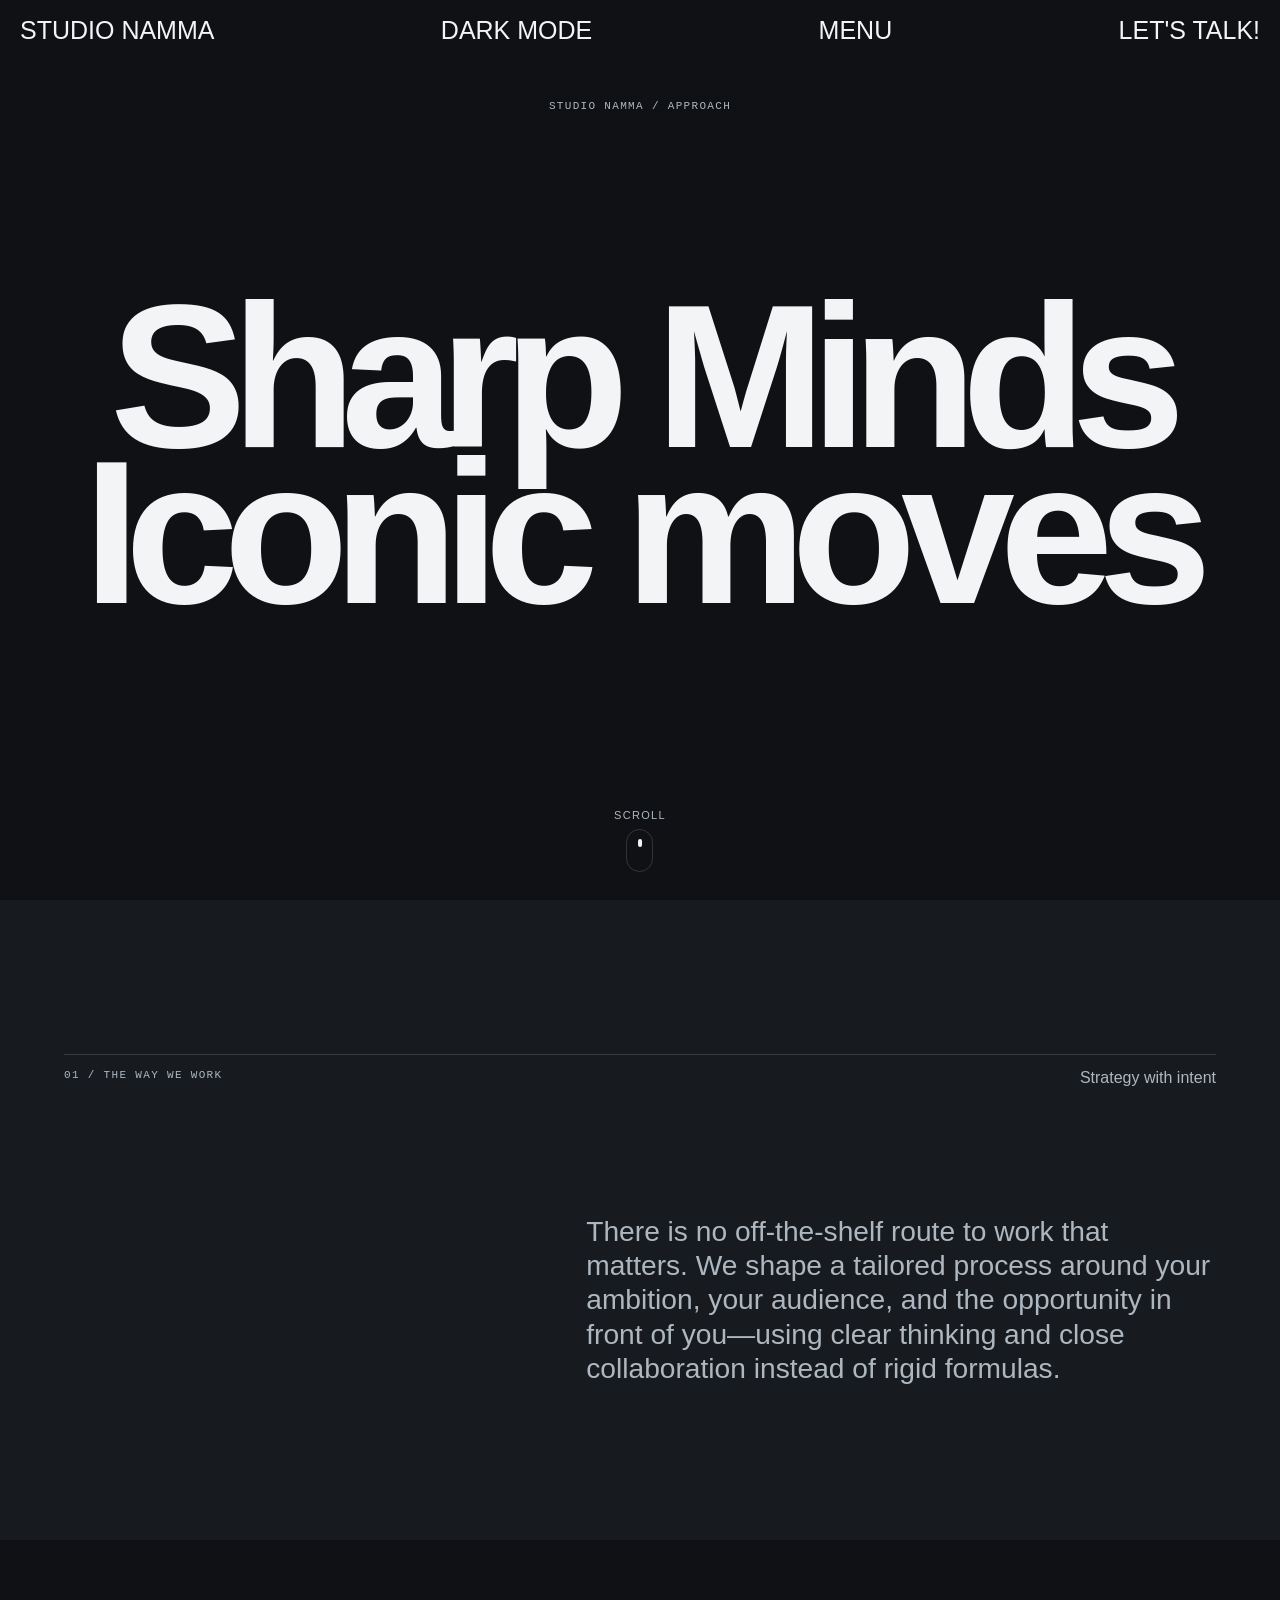
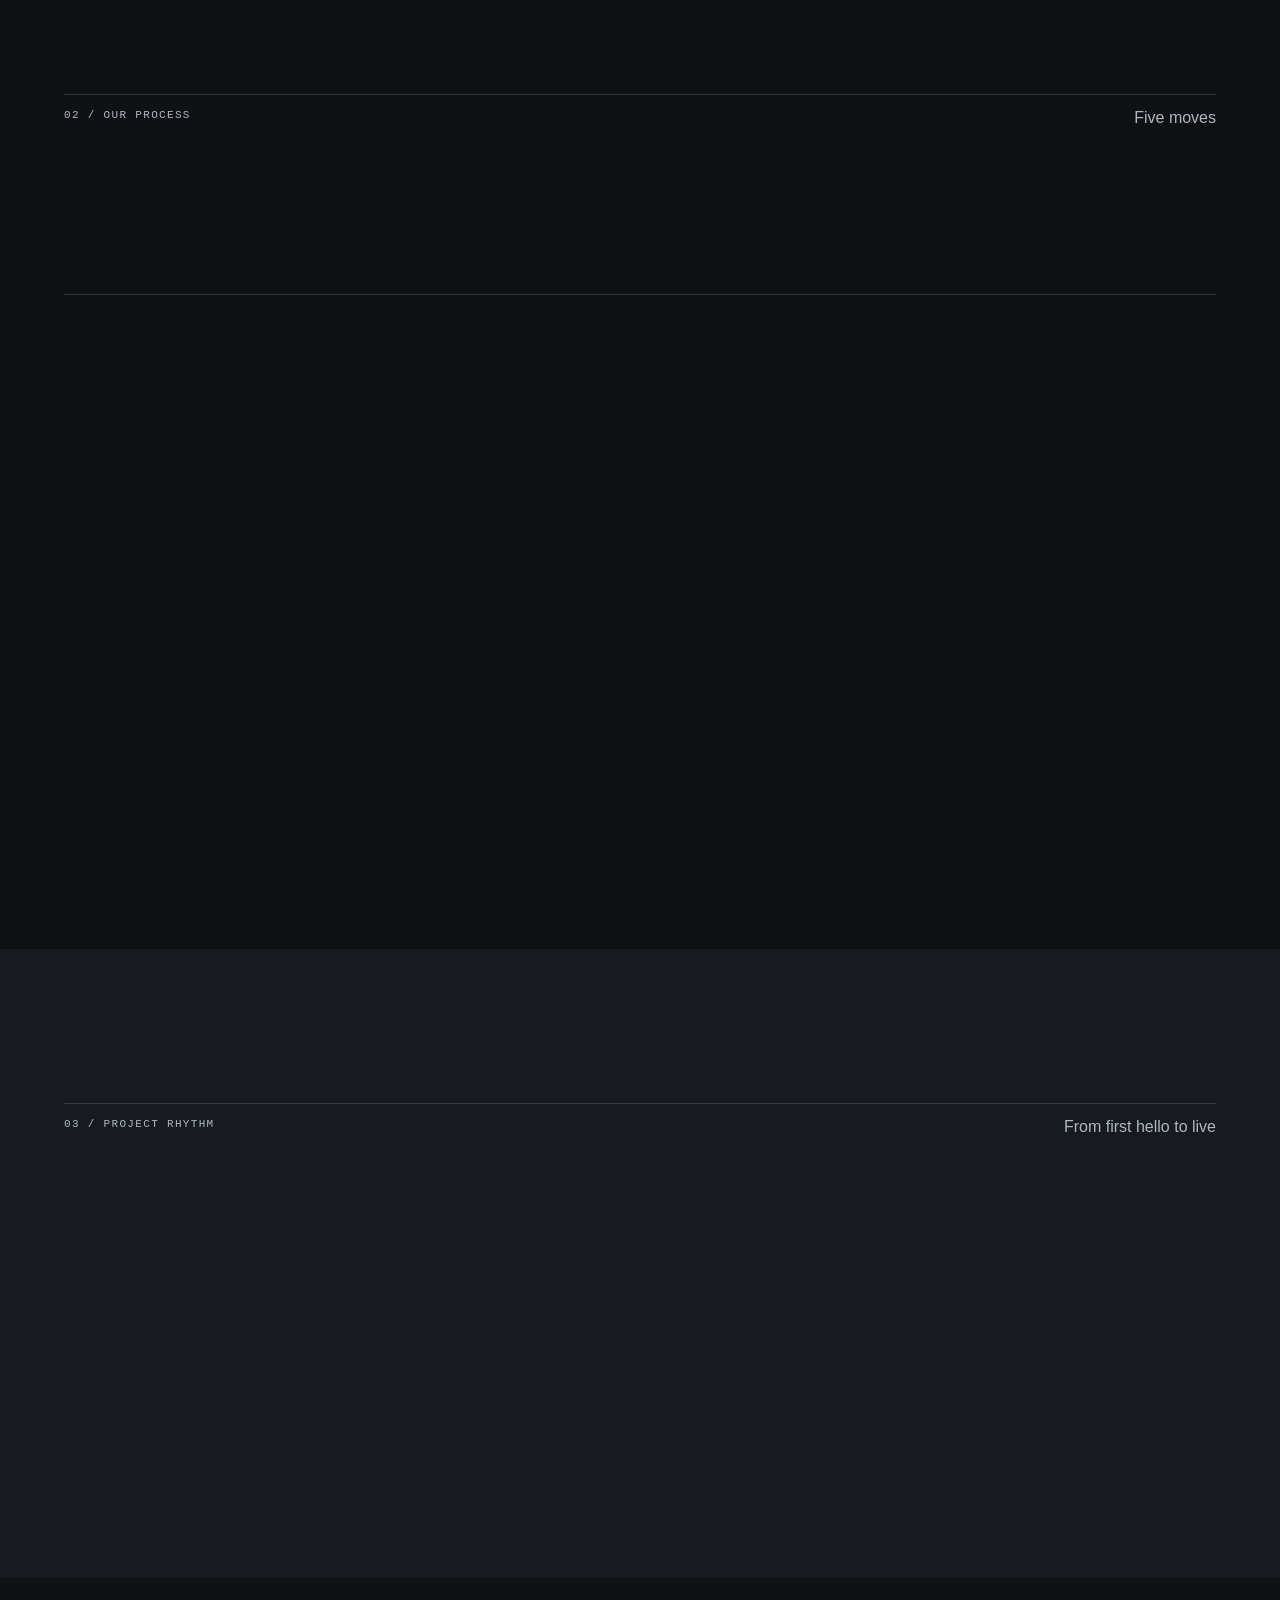
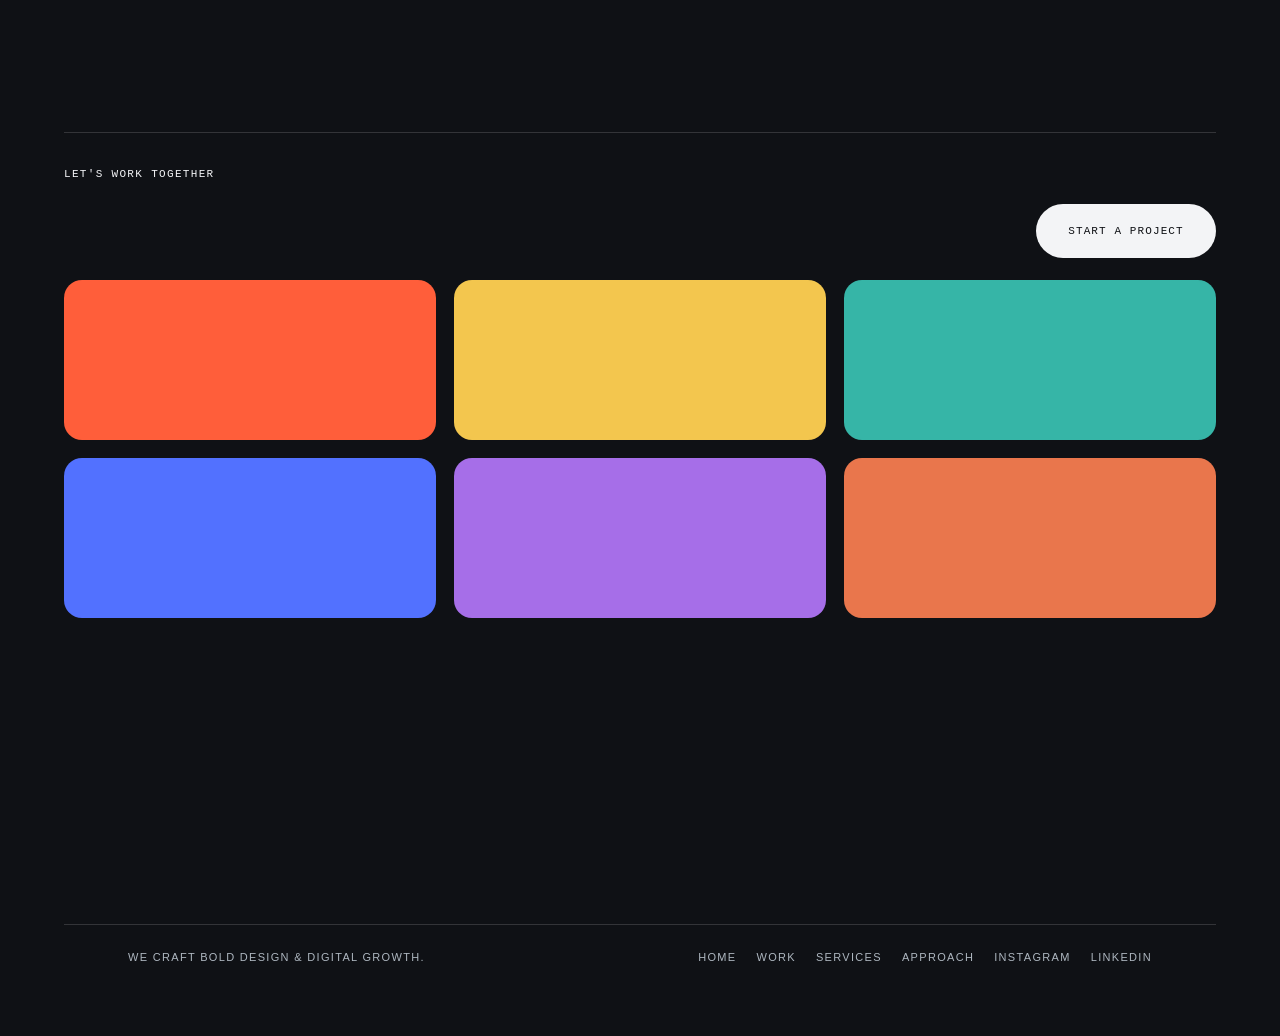
<file: approach.html>
<!doctype html>
<html lang="en">
  <head>
    <meta charset="UTF-8" />
    <meta name="viewport" content="width=device-width, initial-scale=1.0" />
    <title>Approach | Studio Namma</title>
    <link rel="stylesheet" href="./nav.css" />
    <style>
      :root {
        --page-bg: #0f1115;
        --page-bg-soft: #171b20;
        --panel: #181d22;
        --ink: #f3f4f6;
        --muted: #aeb7c0;
        --line: rgba(255, 255, 255, 0.15);
        --navbar-text: #f3f4f6;
        --footer-color-1: #ff5e3a;
        --footer-color-2: #f3c64e;
        --footer-color-3: #36b5a7;
        --footer-color-4: #5271ff;
        --footer-color-5: #a66ee8;
        --footer-color-6: #e9764c;
      }

      * {
        box-sizing: border-box;
      }
      html {
        scroll-behavior: smooth;
      }
      body {
        margin: 0;
        overflow-x: hidden;
        background: var(--page-bg);
        color: var(--ink);
      }
      a {
        color: inherit;
        text-decoration: none;
      }

      .eyebrow,
      .label,
      .tag,
      .phaseTag,
      .bar,
      .footer nav {
        font-family: "Courier New", monospace;
        font-size: 11px;
        letter-spacing: 0.12em;
        text-transform: uppercase;
      }

      .animate {
        transform: rotateX(90deg);
        transform-origin: bottom;
        opacity: 0;
        transition:
          transform 1s ease,
          opacity 1s ease;
      }
      .animate.show {
        transform: rotateX(0);
        opacity: 1;
      }

      .hero {
        position: relative;
        display: flex;
        min-height: 100vh;
        align-items: center;
        justify-content: center;
        padding: 110px 5vw 100px;
        text-align: center;
      }
      .hero h1 {
        margin: 0;
        font-size: clamp(5.5rem, 16vw, 16rem);
        font-weight: 900;
        line-height: 0.76;
        letter-spacing: -0.075em;
      }
      .hero .eyebrow {
        position: absolute;
        top: 100px;
        color: var(--muted);
      }
      .scroll-indicator {
        position: absolute;
        bottom: 28px;
        left: 50%;
        display: flex;
        flex-direction: column;
        align-items: center;
        gap: 8px;
        transform: translateX(-50%);
        color: var(--muted);
        font-family: "Courier New", monospace;
        font-size: 11px;
        letter-spacing: 0.12em;
        text-transform: uppercase;
      }
      .mouse {
        position: relative;
        width: 27px;
        height: 43px;
        border: 1px solid var(--line);
        border-radius: 999px;
      }
      .mouse::after {
        content: "";
        position: absolute;
        top: 9px;
        left: 50%;
        width: 4px;
        height: 8px;
        border-radius: 9px;
        background: var(--ink);
        transform: translateX(-50%);
        animation: scroll-dot 1.5s ease-in-out infinite;
      }
      @keyframes scroll-dot {
        from {
          opacity: 0;
          transform: translate(-50%, 0);
        }
        25% {
          opacity: 1;
        }
        to {
          opacity: 0;
          transform: translate(-50%, 14px);
        }
      }

      .intro,
      .process,
      .timeWrap,
      .ctaWrap {
        padding: 12vw 5vw;
      }
      .intro {
        background: var(--page-bg-soft);
      }
      .inner,
      .box,
      .timeBox,
      .ctaBox,
      .footer {
        max-width: 1240px;
        margin: auto;
      }
      .topRow {
        display: flex;
        justify-content: space-between;
        gap: 24px;
        padding-top: 14px;
        border-top: 1px solid var(--line);
        color: var(--muted);
      }
      .copy {
        display: grid;
        grid-template-columns: minmax(220px, 0.8fr) minmax(0, 1.2fr);
        gap: 8vw;
        margin-top: 10vw;
      }
      .intro h2,
      .process h2,
      .timeWrap h2 {
        margin: 0;
        font-size: clamp(3.4rem, 8vw, 9rem);
        font-weight: 900;
        line-height: 0.82;
        letter-spacing: -0.07em;
      }
      .intro p {
        max-width: 720px;
        margin: 0;
        color: var(--muted);
        font-family: Arial, sans-serif;
        font-size: clamp(1.25rem, 2.2vw, 2rem);
        line-height: 1.22;
      }

      .process {
        padding-bottom: 5vw;
      }
      .head {
        max-width: 740px;
        margin: 10vw 0 8vw;
      }
      .steps {
        border-top: 1px solid var(--line);
      }
      .step {
        display: grid;
        grid-template-columns: 0.35fr 1fr 1fr;
        gap: 28px;
        padding: 32px 0 38px;
        border-bottom: 1px solid var(--line);
      }
      .tag {
        align-self: start;
        color: var(--muted);
      }
      .title {
        margin: 0;
        font-size: clamp(1.8rem, 3.4vw, 4rem);
        font-weight: 900;
        line-height: 0.9;
        letter-spacing: -0.055em;
      }
      .process-step p {
        max-width: 410px;
        margin: 0;
        color: var(--muted);
        font-family: Arial, sans-serif;
        font-size: 16px;
        line-height: 1.5;
      }

      .timeWrap {
        background: var(--page-bg-soft);
      }
      .timeHead {
        margin: 10vw 0 8vw;
        max-width: 790px;
      }
      .timeLine {
        display: grid;
        grid-template-columns: repeat(5, 1fr);
        position: relative;
        gap: 20px;
      }
      .timeline::before {
        content: "";
        position: absolute;
        top: 8px;
        right: 8%;
        left: 8%;
        height: 1px;
        background: var(--line);
      }
      .phaseItem {
        position: relative;
        padding-top: 32px;
      }
      .phaseItem::before {
        content: "";
        position: absolute;
        top: 2px;
        left: 0;
        z-index: 1;
        width: 13px;
        height: 13px;
        border: 2px solid var(--page-bg-soft);
        border-radius: 50%;
        background: var(--ink);
      }
      .phaseTag {
        color: var(--ink);
      }
      .phaseItem p {
        margin: 12px 0 0;
        max-width: 190px;
        color: var(--muted);
        font-family: Arial, sans-serif;
        font-size: 14px;
        line-height: 1.4;
      }

      .ctaWrap {
        padding-bottom: 3vw;
      }
      .ctaBox {
        padding-top: 30px;
        border-top: 1px solid var(--line);
      }
      .ctaRow {
        display: flex;
        align-items: end;
        justify-content: space-between;
        gap: 24px;
        padding-bottom: 22px;
      }
      .ctaRow h2 {
        margin: 10px 0 0;
        font-size: clamp(3rem, 6vw, 6rem);
        line-height: 0.88;
        letter-spacing: -0.065em;
      }
      .btn {
        display: inline-flex;
        min-width: 180px;
        height: 54px;
        align-items: center;
        justify-content: center;
        border-radius: 999px;
        background: var(--ink);
        color: var(--page-bg);
        font-family: "Courier New", monospace;
        font-size: 11px;
        letter-spacing: 0.1em;
        text-transform: uppercase;
      }
      .colorGrid {
        display: grid;
        grid-template-columns: repeat(3, 1fr);
        gap: 18px;
      }
      .colorBox {
        min-height: 160px;
        border-radius: 18px;
        background: var(--footer-color);
      }
      .outro {
        display: flex;
        min-height: 34vh;
        align-items: center;
        justify-content: center;
        padding: 38px 20px 16px;
        overflow: hidden;
      }
      .mark {
        margin: 0;
        font-size: clamp(5.5rem, 18vw, 26rem);
        font-weight: 900;
        line-height: 0.8;
        letter-spacing: -0.07em;
        white-space: nowrap;
      }
      .footer {
        padding: 8px 5vw 34px;
        border-top: 1px solid var(--line);
      }
      .bar {
        display: flex;
        align-items: center;
        justify-content: space-between;
        gap: 18px;
        padding-top: 18px;
        color: var(--muted);
      }
      .footer nav {
        display: flex;
        flex-wrap: wrap;
        gap: 20px;
      }

      @media (max-width: 760px) {
        .intro,
        .process,
        .timeWrap,
        .ctaWrap {
          padding-right: 20px;
          padding-left: 20px;
        }
        .copy,
        .step {
          grid-template-columns: 1fr;
          gap: 22px;
        }
        .copy {
          margin-top: 18vw;
        }
        .head,
        .timeHead {
          margin: 18vw 0 14vw;
        }
        .step {
          padding: 28px 0;
        }
        .timeLine {
          grid-template-columns: 1fr;
          gap: 0;
        }
        .timeline::before {
          top: 6px;
          bottom: 6px;
          left: 6px;
          right: auto;
          width: 1px;
          height: auto;
        }
        .phaseItem {
          min-height: 124px;
          padding: 0 0 28px 30px;
        }
        .phaseItem::before {
          top: 0;
          left: 0;
        }
        .phaseItem p {
          max-width: 310px;
        }
        .ctaRow,
        .bar {
          align-items: flex-start;
          flex-direction: column;
        }
        .colorGrid {
          grid-template-columns: 1fr;
        }
        .colorBox {
          min-height: 130px;
        }
        .footer {
          padding-right: 20px;
          padding-left: 20px;
        }
      }
    </style>
  </head>
  <body>
    <header class="hero">
      <span class="eyebrow">Studio Namma / Approach</span>
      <h1 class="animate">Sharp Minds<br />Iconic moves</h1>
      <div class="scroll-indicator" aria-label="Scroll to explore">
        <span>Scroll</span><span class="mouse" aria-hidden="true"></span>
      </div>
    </header>

    <main>
      <section class="intro" aria-labelledby="about">
        <div class="inner">
          <div class="topRow">
            <span class="label">01 / The way we work</span
            ><span>Strategy with intent</span>
          </div>
          <div class="copy">
            <h2 id="about" class="animate">Our approach</h2>
            <p>
              There is no off-the-shelf route to work that matters. We shape a
              tailored process around your ambition, your audience, and the
              opportunity in front of you—using clear thinking and close
              collaboration instead of rigid formulas.
            </p>
          </div>
        </div>
      </section>

      <section class="process" aria-labelledby="stepsTitle">
        <div class="box">
          <div class="topRow">
            <span class="label">02 / Our process</span
            ><span>Five moves</span>
          </div>
          <h2 id="stepsTitle" class="head animate">
            Make it as simple as possible
          </h2>
          <div class="steps">
            <article class="step animate">
              <span class="tag">01 / Start</span>
              <h3 class="title">Own your difference</h3>
              <p>
                We find the truth that makes your business unmistakable, then
                give it a clear place to stand.
              </p>
            </article>
            <article class="step animate">
              <span class="tag">02 / Idea</span>
              <h3 class="title">Challenge everything</h3>
              <p>
                Good answers begin with better questions. We test assumptions,
                surface opportunity, and make room for the unexpected.
              </p>
            </article>
            <article class="step animate">
              <span class="tag">03 / Design</span>
              <h3 class="title">Beyond aesthetics</h3>
              <p>
                Every visual choice has a job to do: build recognition, create
                feeling, and guide people to act.
              </p>
            </article>
            <article class="step animate">
              <span class="tag">04 / Coding</span>
              <h3 class="title">Performance mindset</h3>
              <p>
                We turn the idea into a fast, focused digital experience that
                feels as good in use as it does in concept.
              </p>
            </article>
            <article class="step animate">
              <span class="tag">05 / Optimisation</span>
              <h3 class="title">Never satisfied, never done</h3>
              <p>
                Launch is a starting point. We learn from what happens next and
                keep refining the work where it counts.
              </p>
            </article>
          </div>
        </div>
      </section>

      <section class="timeWrap" aria-labelledby="timeTitle">
        <div class="timeBox">
          <div class="topRow">
            <span class="label">03 / Project rhythm</span
            ><span>From first hello to live</span>
          </div>
          <h2 id="timeTitle" class="timeHead animate">
            Momentum, made visible
          </h2>
          <div class="timeLine">
            <article class="phaseItem animate">
              <span class="phaseTag">01 / Kick-off</span>
              <p>
                We align on the challenge, people, priorities, and the
                definition of a great outcome.
              </p>
            </article>
            <article class="phaseItem animate">
              <span class="phaseTag">02 / Research</span>
              <p>
                We gather signals, uncover the useful tension, and frame the
                opportunity.
              </p>
            </article>
            <article class="phaseItem animate">
              <span class="phaseTag">03 / Design</span>
              <p>
                We turn strategy into a distinct system, experience, and point
                of view.
              </p>
            </article>
            <article class="phaseItem animate">
              <span class="phaseTag">04 / Webflow</span>
              <p>
                We build the detail into a responsive, expressive, and
                easy-to-run site.
              </p>
            </article>
            <article class="phaseItem animate">
              <span class="phaseTag">05 / Delivery</span>
              <p>
                We launch with confidence, hand over clearly, and leave space to
                evolve.
              </p>
            </article>
          </div>
        </div>
      </section>
    </main>

    <section class="ctaWrap" aria-labelledby="ctaTitle">
      <div class="ctaBox">
        <div class="ctaRow">
          <div>
            <span class="label">Let's work together</span>
            <h2 id="ctaTitle" class="animate">Build something bold.</h2>
          </div>
          <a class="btn" href="#">Start a project</a>
        </div>
        <div class="colorGrid" aria-label="Footer media placeholders">
          <div
            class="colorBox"
            style="--footer-color: var(--footer-color-1)"
          ></div>
          <div
            class="colorBox"
            style="--footer-color: var(--footer-color-2)"
          ></div>
          <div
            class="colorBox"
            style="--footer-color: var(--footer-color-3)"
          ></div>
          <div
            class="colorBox"
            style="--footer-color: var(--footer-color-4)"
          ></div>
          <div
            class="colorBox"
            style="--footer-color: var(--footer-color-5)"
          ></div>
          <div
            class="colorBox"
            style="--footer-color: var(--footer-color-6)"
          ></div>
        </div>
      </div>
      <div class="outro" aria-label="Studio Namma outro">
        <h2 class="mark animate">NAMMA</h2>
      </div>
      <footer class="footer">
        <div class="bar">
          <span>We craft bold design &amp; digital growth.</span>
          <nav aria-label="Footer navigation">
            <a href="./home.html">Home</a><a href="./work.html">Work</a
            ><a href="./services.html">Services</a
            ><a href="./approach.html">Approach</a><a href="#">Instagram</a
            ><a href="#">LinkedIn</a>
          </nav>
        </div>
      </footer>
    </section>
    <script src="./nav.js"></script>
    <script>
      const animatedEls = document.querySelectorAll(".animate");
      const observer = new IntersectionObserver(
        (entries) => {
          entries.forEach((entry) =>
            entry.target.classList.toggle("show", entry.isIntersecting),
          );
        },
        { threshold: 0.18 },
      );
      animatedEls.forEach((element) => observer.observe(element));
    </script>
  </body>
</html>
</file>
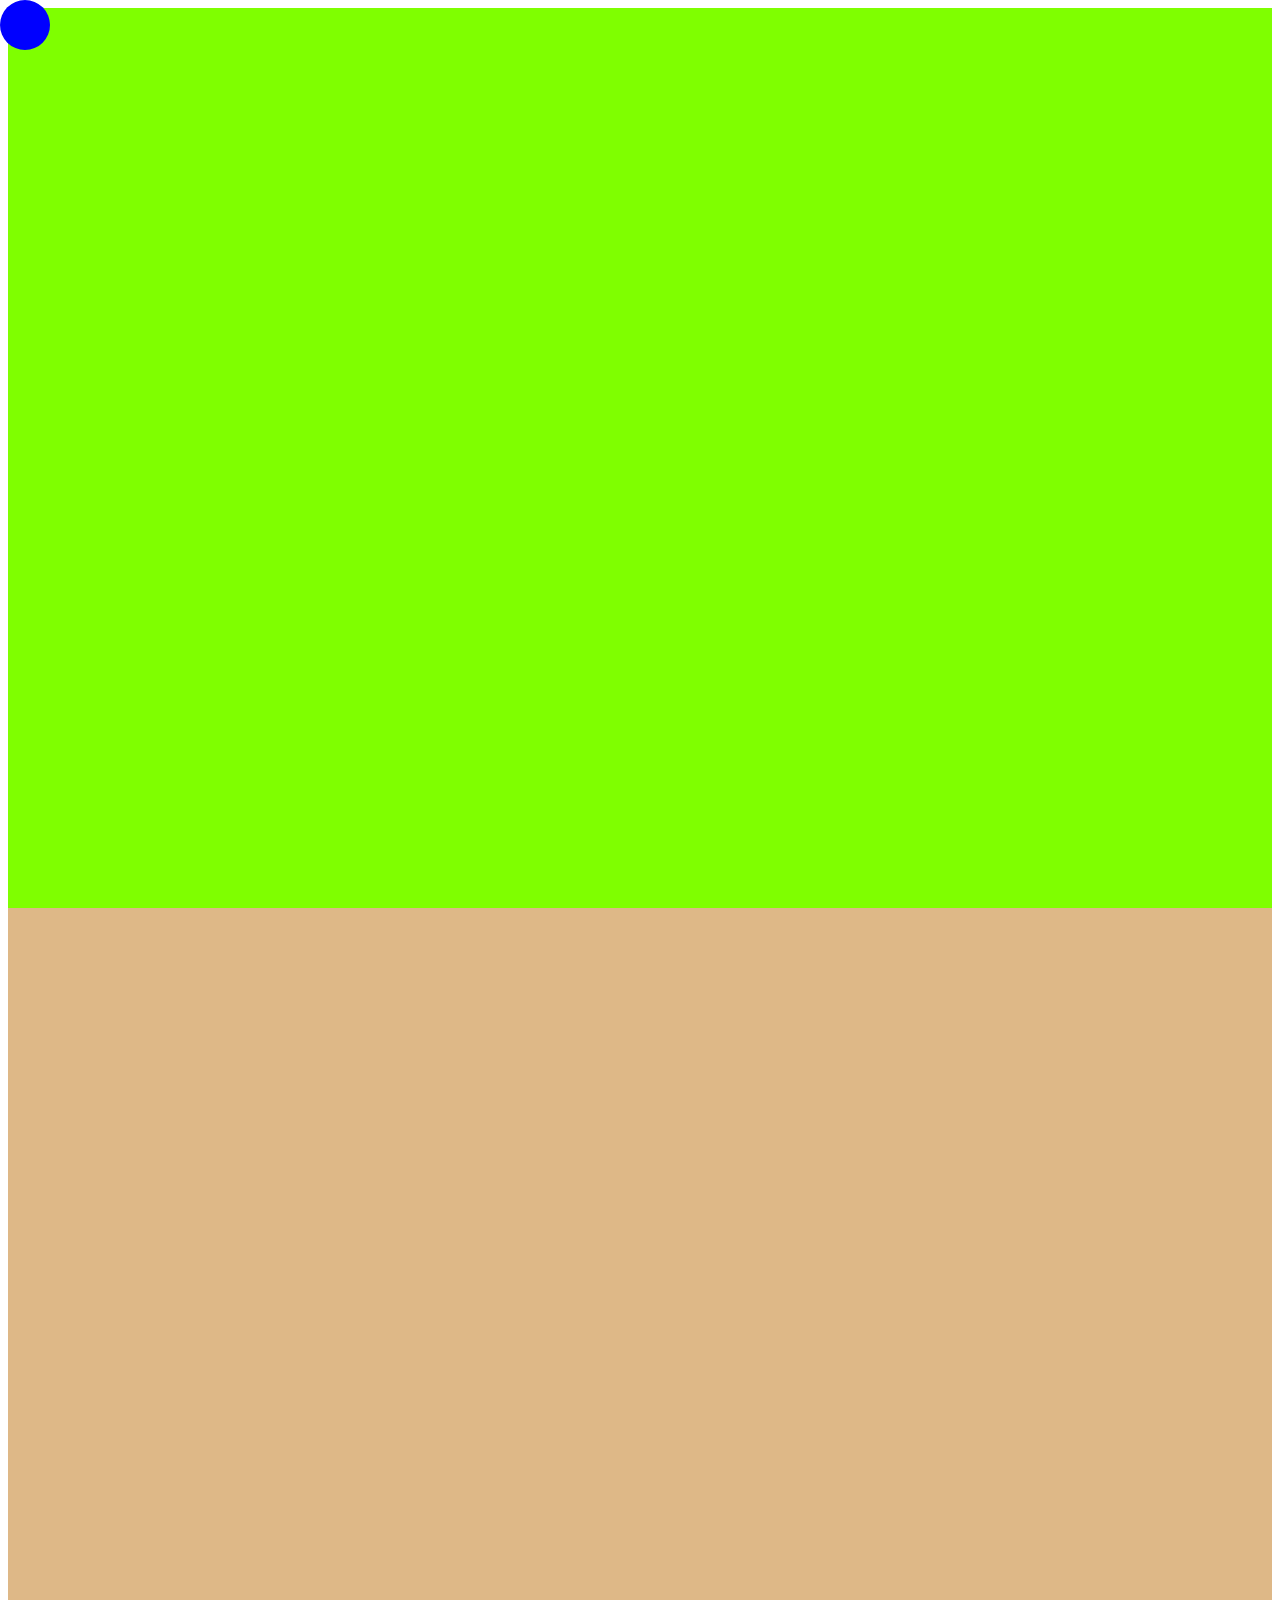
<file: cursor.html>
<!DOCTYPE html>
<html lang="en">

<head>
  <meta charset="UTF-8">
  <meta name="viewport" content="width=device-width, initial-scale=1.0">
  <title>Document</title>
  <style>
    #cursor {
      height: 50px;
      width: 50px;
      border-radius: 50%;
      background-color: blue;
      position: fixed;
      left: 0;
      top: 0;
      pointer-events: none;
      z-index: 501;
    }

    .content.first {
      height: 100vh;
      background-color: chartreuse;
    }

    .content.second {
      height: 100vh;
      background-color: burlywood;
      position: relative;
      z-index: 500;
    }

    #videoCursor {
      height: 250px;
      width: 150px;
      position: fixed;
      left: 0;
      top: 0;
      pointer-events: none;
      z-index: 499;
    }
  </style>
</head>

<body>
  <div id="cursor"></div>
  <div id="videoCursor">
    <iframe src="https://player.vimeo.com/video/1127104834?background=1&autoplay=1&muted=1&loop=1" frameborder="0"
      allow="autoplay; fullscreen">
    </iframe>
  </div>

  <section class="content first"></section>
  <section class="content second"></section>
</body>
<script>
  let cursor = document.getElementById("cursor");
  let videoCursor = document.getElementById("videoCursor");

  let contents = document.querySelectorAll(".content");

  contents.forEach((content, index) => {
    content.addEventListener("mousemove", (event) => {
      if(index == 0){
        videoCursor.style.left = `${event.clientX}px`;
        videoCursor.style.top = `${event.clientY}px`;
        videoCursor.style.display = "block";
        cursor.style.display = "none"
      }
      else{
        cursor.style.left= `${event.clientX}px`
        cursor.style.top = `${event.clientY}px`
        videoCursor.style.display = "none";
        cursor.style.display = "block"
      }
    })
  })


</script>

</html>
</file>
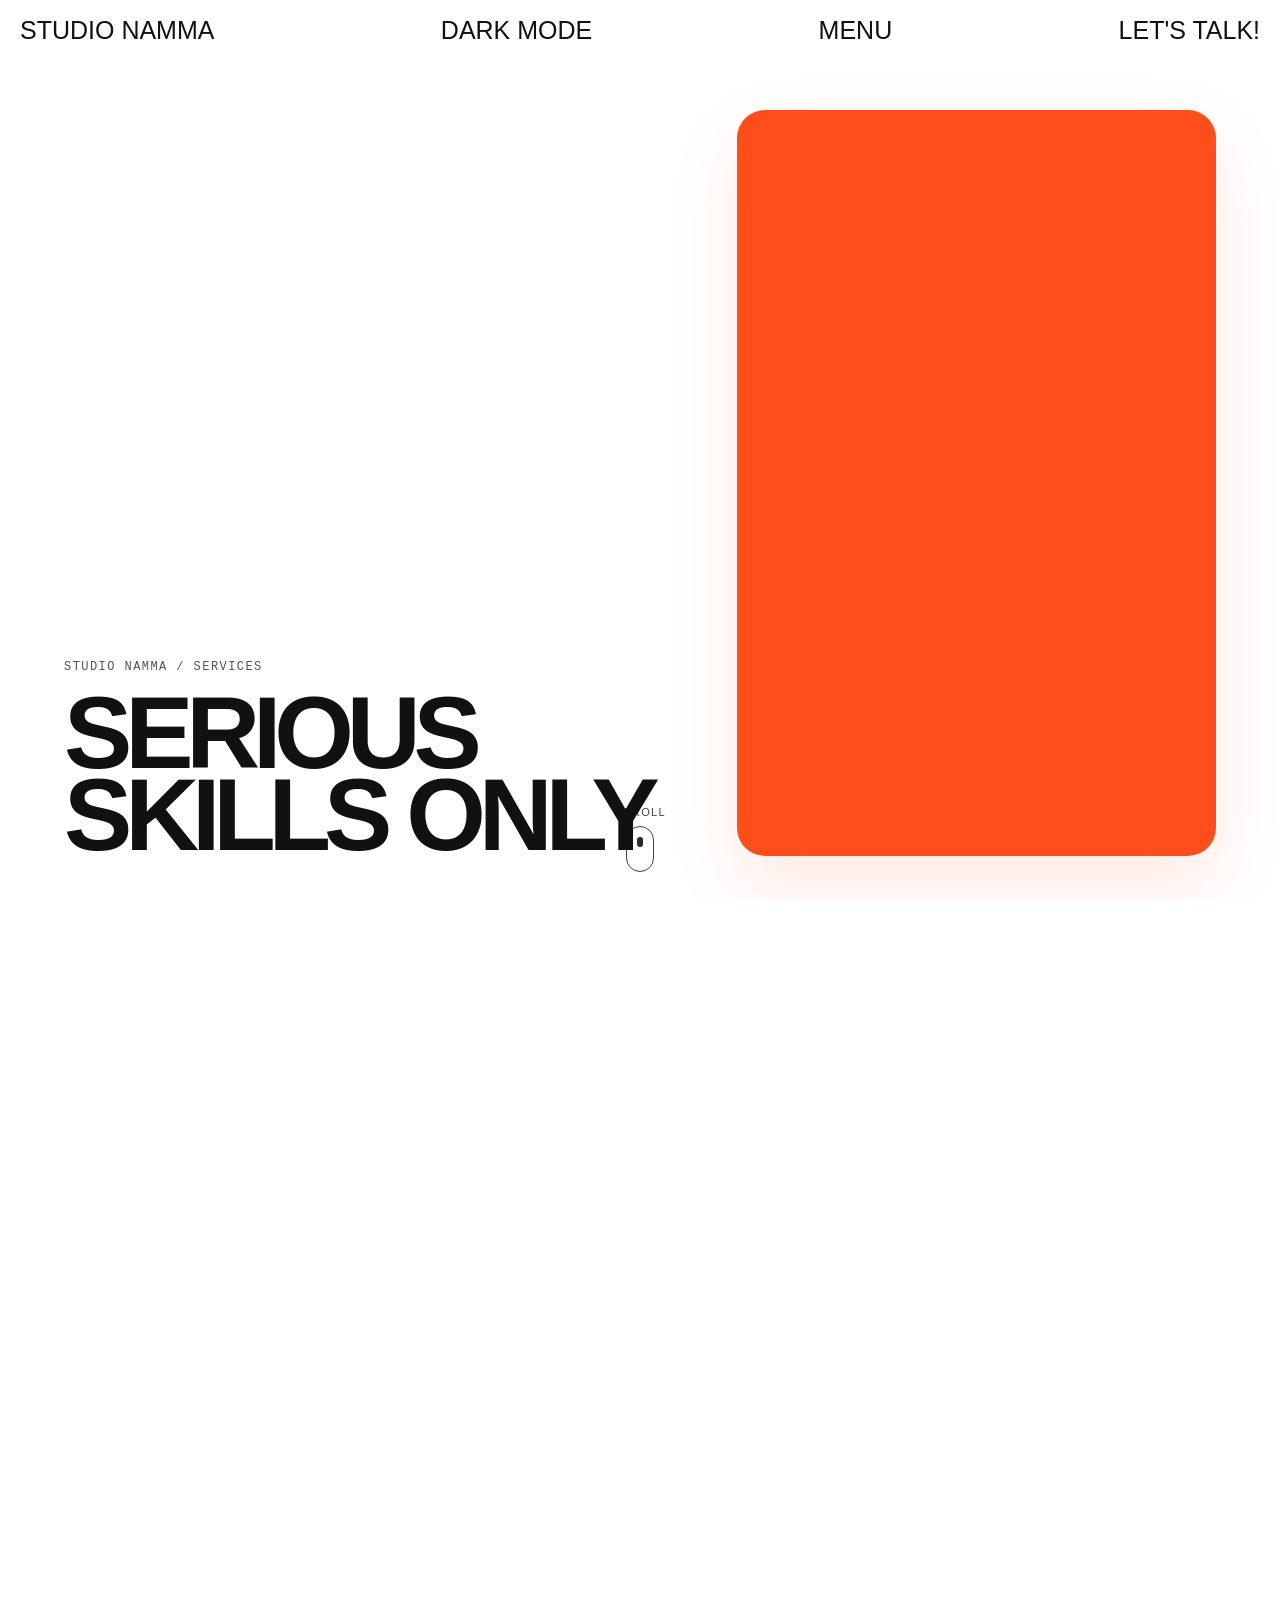
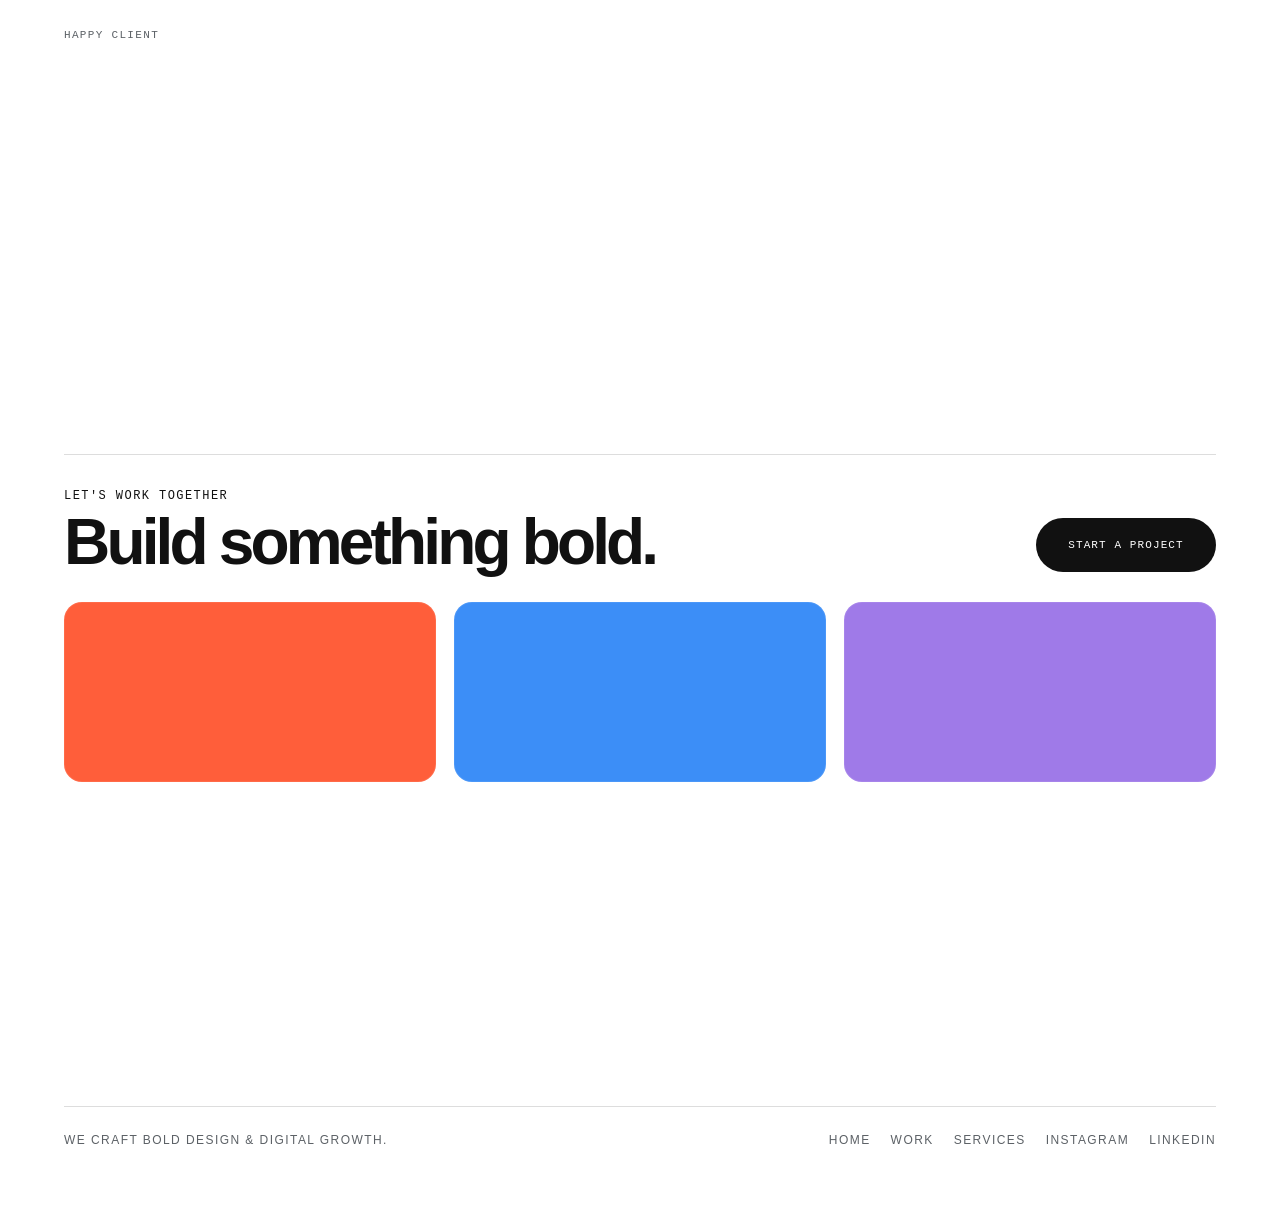
<file: services.html>
<!doctype html>
<html lang="en">
  <head>
    <meta charset="UTF-8" />
    <meta name="viewport" content="width=device-width, initial-scale=1.0" />
    <title>Services | Studio Namma</title>
    <link rel="stylesheet" href="./nav.css" />
    <style>
      :root {
        --bg: #ffffff;
        --bg-soft: #f5f4f2;
        --panel: #f6f6f4;
        --panel-strong: #efefed;
        --ink: #111111;
        --muted: #5c6166;
        --line: rgba(17, 17, 17, 0.14);
        --hero: #ff4d1c;
        --hero-deep: #dd3d16;
        --color-design: #ff6a4d;
        --color-dev: #20b9af;
        --color-content: #f5cf58;
        --color-ads: #7e69ff;
        --shadow: rgba(0, 0, 0, 0.18);
      }

      body.dark-mode {
        --bg: #0f1115;
        --bg-soft: #171b20;
        --panel: #181d22;
        --panel-strong: #1d232a;
        --ink: #f3f4f6;
        --muted: #b7c0ca;
        --line: rgba(255, 255, 255, 0.12);
        --hero: #ff6a4d;
        --shadow: rgba(0, 0, 0, 0.42);
      }

      * {
        box-sizing: border-box;
      }

      html {
        scroll-behavior: smooth;
      }

      body {
        margin: 0;
        background: var(--bg);
        color: var(--ink);
        font-family: "Segoe UI", Arial, sans-serif;
      }

      .page-shell {
        background: #ffffff;
      }

      a {
        color: inherit;
        text-decoration: none;
      }

      img {
        max-width: 100%;
      }

      .animate {
        transform: rotateX(90deg);
        transform-origin: bottom;
        opacity: 0;
        transition: transform 1s ease, opacity 1s ease;
      }

      .animate.show {
        transform: rotateX(0deg);
        opacity: 1;
      }

      .page-shell {
        background: var(--bg);
      }

      .hero {
        position: relative;
        display: grid;
        grid-template-columns: 1.15fr 0.85fr;
        gap: 24px;
        min-height: 100vh;
        padding: 110px 5vw 44px;
        overflow: hidden;
      }

      .hero-copy {
        position: relative;
        z-index: 1;
        display: flex;
        flex-direction: column;
        justify-content: flex-end;
      }

      .eyebrow,
      .section-label,
      .small-label,
      .footer-meta,
      .outro-bar,
      .site-footer nav {
        font-family: "Courier New", monospace;
        letter-spacing: 0.12em;
        text-transform: uppercase;
        font-size: 12px;
      }

      .eyebrow {
        color: rgba(17, 17, 17, 0.72);
      }

      .hero h1 {
        margin: 18px 0 0;
        font-size: clamp(4.2rem, 8vw, 11.5rem);
        line-height: 0.8;
        letter-spacing: -0.07em;
        font-weight: 900;
        max-width: 720px;
      }

      .hero-media {
        position: relative;
        min-height: 72vh;
        border-radius: 28px;
        background: var(--hero);
        box-shadow: 0 30px 70px rgba(255, 77, 28, 0.12);
        overflow: hidden;
      }

      .scroll-indicator {
        position: absolute;
        left: 50%;
        bottom: 28px;
        transform: translateX(-50%);
        display: flex;
        flex-direction: column;
        align-items: center;
        gap: 8px;
        color: rgba(17, 17, 17, 0.8);
        font-family: "Courier New", monospace;
        font-size: 11px;
        letter-spacing: 0.12em;
        text-transform: uppercase;
      }

      .scroll-indicator .mouse {
        width: 28px;
        height: 46px;
        border: 1px solid rgba(17, 17, 17, 0.8);
        border-radius: 999px;
        position: relative;
      }

      .scroll-indicator .mouse::before {
        content: "";
        position: absolute;
        left: 50%;
        top: 10px;
        width: 6px;
        height: 10px;
        background: rgba(17, 17, 17, 0.9);
        border-radius: 999px;
        transform: translateX(-50%);
        animation: scroll-dot 1.5s ease-in-out infinite;
      }

      @keyframes scroll-dot {
        0% {
          transform: translate(-50%, 0);
          opacity: 0;
        }
        25% {
          opacity: 1;
        }
        100% {
          transform: translate(-50%, 14px);
          opacity: 0;
        }
      }

      .intro,
      .services,
      .testimonial,
      .cta-section {
        padding-left: 5vw;
        padding-right: 5vw;
      }

      .intro {
        padding-top: 8vw;
        padding-bottom: 6vw;
      }

      .intro-inner {
        max-width: 1180px;
        margin: 0 auto;
      }

      .intro-header {
        display: grid;
        grid-template-columns: 1.2fr 1fr;
        gap: 48px;
        align-items: end;
      }

      .intro h2 {
        margin: 0;
        font-size: clamp(2.8rem, 5vw, 6rem);
        line-height: 0.95;
        letter-spacing: -0.05em;
      }

      .intro p {
        margin: 0;
        max-width: 620px;
        color: var(--muted);
        font-size: 1.05rem;
        line-height: 1.75;
      }

      .tool-row {
        display: flex;
        flex-wrap: wrap;
        gap: 18px;
        margin-top: 38px;
      }

      .tool-logo {
        width: 60px;
        height: 60px;
        display: grid;
        place-items: center;
        border-radius: 18px;
        color: rgba(0, 0, 0, 0.75);
        font-family: "Courier New", monospace;
        font-size: 10px;
        font-weight: 700;
        letter-spacing: 0.06em;
        text-transform: uppercase;
        box-shadow: inset 0 0 0 1px rgba(255, 255, 255, 0.12);
      }

      .tool-logo:nth-child(1) { background: #3b82f6; }
      .tool-logo:nth-child(2) { background: #8b5cf6; }
      .tool-logo:nth-child(3) { background: #2ecb9d; }
      .tool-logo:nth-child(4) { background: #f59e0b; }

      .services {
        padding-bottom: 6vw;
      }

      .service-list {
        display: flex;
        flex-direction: column;
        gap: 34px;
        max-width: 1240px;
        margin: 0 auto;
      }

      .service-card {
        display: grid;
        grid-template-columns: 1.1fr 0.9fr;
        gap: 34px;
        align-items: center;
        padding: 22px 0 26px;
        border-top: 1px solid var(--line);
      }

      .service-card.reverse {
        grid-template-columns: 0.9fr 1.1fr;
      }

      .service-card.reverse .service-copy {
        order: 2;
      }

      .service-card.reverse .service-media {
        order: 1;
      }

      .service-copy {
        max-width: 580px;
      }

      .small-label {
        color: var(--muted);
      }

      .service-card h3 {
        margin: 10px 0 14px;
        font-size: clamp(2.8rem, 4.8vw, 6.2rem);
        line-height: 0.92;
        letter-spacing: -0.06em;
      }

      .service-card p {
        margin: 0;
        max-width: 540px;
        color: var(--muted);
        font-size: 1.02rem;
        line-height: 1.7;
      }

      .tag-list {
        display: flex;
        flex-wrap: wrap;
        gap: 10px;
        margin-top: 22px;
      }

      .tag {
        padding: 8px 12px;
        border: 1px solid rgba(17, 17, 17, 0.2);
        border-radius: 999px;
        color: var(--ink);
        background: rgba(255, 255, 255, 0.7);
        font-size: 11px;
        letter-spacing: 0.04em;
        text-transform: uppercase;
      }

      .learn-more {
        display: inline-flex;
        align-items: center;
        gap: 10px;
        margin-top: 24px;
        padding: 11px 16px;
        border: 1px solid var(--line);
        border-radius: 999px;
        background: #ffffff;
        font-family: "Courier New", monospace;
        font-size: 11px;
        letter-spacing: 0.08em;
        text-transform: uppercase;
        transition: background 0.2s ease, transform 0.2s ease;
      }

      .learn-more:hover {
        background: #f5f5f5;
        transform: translateY(-1px);
      }

      .learn-more::after {
        content: "→";
        font-size: 16px;
      }

      .service-media {
        display: flex;
        justify-content: center;
      }

      .service-video {
        width: min(100%, 520px);
        aspect-ratio: 16 / 10;
        border-radius: 16px;
        background: var(--service-color, #f3f1ea);
        box-shadow: 0 24px 54px var(--shadow);
        position: relative;
        overflow: hidden;
      }

      .testimonial {
        padding-top: 4vw;
        padding-bottom: 8vw;
      }

      .testimonial-shell {
        max-width: 1180px;
        margin: 0 auto;
        border-top: 1px solid var(--line);
        padding-top: 36px;
      }

      .testimonial-top {
        display: grid;
        grid-template-columns: 160px 1fr;
        gap: 28px;
      }

      .client-tag {
        font-family: "Courier New", monospace;
        letter-spacing: 0.12em;
        text-transform: uppercase;
        color: var(--muted);
        font-size: 11px;
      }

      blockquote {
        margin: 0;
        font-size: clamp(2.4rem, 4.6vw, 5.2rem);
        line-height: 0.96;
        letter-spacing: -0.06em;
        max-width: 900px;
      }

      .testimonial-meta {
        margin-top: 28px;
        display: flex;
        gap: 12px;
        align-items: center;
        flex-wrap: wrap;
        color: var(--muted);
        font-family: "Courier New", monospace;
        letter-spacing: 0.06em;
        text-transform: uppercase;
        font-size: 11px;
      }

      .testimonial-meta strong {
        color: var(--ink);
      }

      .cta-section {
        padding-bottom: 3vw;
      }

      .cta-shell {
        max-width: 1240px;
        margin: 0 auto;
        padding: 30px 0 18px;
        border-top: 1px solid var(--line);
      }

      .cta-row {
        display: flex;
        align-items: end;
        justify-content: space-between;
        gap: 20px;
        padding-bottom: 22px;
      }

      .cta-shell h2 {
        margin: 10px 0 0;
        font-size: clamp(2.6rem, 5vw, 6rem);
        line-height: 0.92;
        letter-spacing: -0.06em;
      }

      .primary-link {
        display: inline-flex;
        align-items: center;
        justify-content: center;
        min-width: 180px;
        height: 54px;
        padding: 0 22px;
        border-radius: 999px;
        background: #111111;
        color: #ffffff;
        font-family: "Courier New", monospace;
        font-size: 11px;
        letter-spacing: 0.1em;
        text-transform: uppercase;
      }

      .footer-video-grid {
        display: grid;
        grid-template-columns: repeat(3, minmax(0, 1fr));
        gap: 18px;
        margin-top: 8px;
      }

      .mini-video {
        min-height: 180px;
        border-radius: 18px;
        background: var(--mini-color, #d9d9d9);
        box-shadow: inset 0 0 0 1px rgba(255, 255, 255, 0.08);
      }

      .brand-outro {
        display: flex;
        align-items: center;
        justify-content: center;
        min-height: 34vh;
        padding: 32px 20px 16px;
      }

      .wordmark {
        margin: 0;
        font-size: clamp(5.5rem, 18vw, 26rem);
        line-height: 0.8;
        letter-spacing: -0.06em;
        white-space: nowrap;
        transform: translateY(30px);
        opacity: 0;
        transition: transform 1s ease, opacity 1s ease;
      }

      .wordmark.show {
        transform: translateY(0);
        opacity: 1;
      }

      .site-footer {
        max-width: 1240px;
        margin: 0 auto;
        padding: 8px 0 34px;
        border-top: 1px solid var(--line);
      }

      .outro-bar {
        display: flex;
        justify-content: space-between;
        align-items: center;
        gap: 18px;
        color: var(--muted);
        padding-top: 18px;
      }

      .site-footer nav {
        display: flex;
        flex-wrap: wrap;
        gap: 20px;
        color: var(--muted);
      }

      @media (max-width: 900px) {
        .hero {
          grid-template-columns: 1fr;
          padding-top: 92px;
        }

        .hero-media {
          min-height: 44vh;
        }

        .intro-header,
        .service-card,
        .service-card.reverse,
        .testimonial-top,
        .cta-row {
          grid-template-columns: 1fr;
          display: grid;
        }

        .service-card.reverse .service-copy,
        .service-card.reverse .service-media {
          order: initial;
        }

        .tool-row {
          gap: 14px;
        }
      }

      @media (max-width: 680px) {
        .hero, .intro, .services, .testimonial, .cta-section {
          padding-left: 20px;
          padding-right: 20px;
        }

        .hero h1 {
          max-width: 360px;
        }

        .hero-media {
          min-height: 32vh;
        }

        .service-card {
          gap: 20px;
        }

        .service-video {
          width: 100%;
        }

        .footer-video-grid {
          grid-template-columns: 1fr;
        }

        .outro-bar {
          flex-direction: column;
          align-items: flex-start;
        }
      }
    </style>
  </head>

  <body>
    <div class="page-shell">
      <header class="hero">
        <div class="hero-copy">
          <span class="eyebrow animate">Studio Namma / Services</span>
          <h1 class="animate">SERIOUS<br />SKILLS ONLY</h1>
        </div>
        <div class="hero-media animate" aria-hidden="true"></div>
        <div class="scroll-indicator" aria-label="Scroll to explore services">
          <span>Scroll</span>
          <span class="mouse" aria-hidden="true"></span>
        </div>
      </header>

      <main>
        <section class="intro" aria-labelledby="launch-scale-repeat">
          <div class="intro-inner">
            <div class="intro-header">
              <h2 id="launch-scale-repeat" class="animate">Launch. Scale. Repeat.</h2>
              <p class="animate">
                We help founders and ambitious teams turn signals into strategy,
                experiences into momentum, and marketing into results. From brand
                positioning and design systems to custom sites and growth campaigns,
                we build the creative and technical engine behind attention that lasts.
              </p>
            </div>

            <div class="tool-row animate" aria-label="Tools used by Studio Namma">
              <div class="tool-logo" aria-label="Webflow">Webflow</div>
              <div class="tool-logo" aria-label="Figma">Figma</div>
              <div class="tool-logo" aria-label="Finsweet">Finsweet</div>
              <div class="tool-logo" aria-label="GSAP">GSAP</div>
            </div>
          </div>
        </section>

        <section class="services" aria-labelledby="our-services">
          <div class="service-list">
            <article class="service-card animate" style="--service-color: var(--color-design);">
              <div class="service-copy">
                <span class="small-label" id="our-services">Our services</span>
                <h3>Design</h3>
                <p>
                  We shape distinctive identities and memorable digital experiences
                  that feel premium from the first glance to the final click. Strategy,
                  art direction, and interface design move together so every touchpoint
                  feels considered and recognisable.
                </p>
                <div class="tag-list" aria-label="Design sub-skills">
                  <span class="tag">Brand Strategy</span>
                  <span class="tag">Art Direction</span>
                  <span class="tag">Visual Identity</span>
                  <span class="tag">UI Design</span>
                  <span class="tag">Design Systems</span>
                </div>
                <a href="#" class="learn-more">Learn more</a>
              </div>
              <div class="service-media" aria-hidden="true">
                <div class="service-video" style="--service-color: var(--color-design);"></div>
              </div>
            </article>

            <article class="service-card reverse animate" style="--service-color: var(--color-dev);">
              <div class="service-copy">
                <span class="small-label">Our services</span>
                <h3>Development</h3>
                <p>
                  We turn design into high-performance experiences with clean code,
                  thoughtful motion, and conversion-focused structure. Whether it is a
                  launch site, product page, or immersive digital campaign, we build for
                  speed, clarity, and long-term flexibility.
                </p>
                <div class="tag-list" aria-label="Development sub-skills">
                  <span class="tag">Webflow</span>
                  <span class="tag">Frontend Build</span>
                  <span class="tag">CMS Setup</span>
                  <span class="tag">Motion UX</span>
                  <span class="tag">Responsive Build</span>
                </div>
                <a href="#" class="learn-more">Learn more</a>
              </div>
              <div class="service-media" aria-hidden="true">
                <div class="service-video" style="--service-color: var(--color-dev);"></div>
              </div>
            </article>

            <article class="service-card animate" style="--service-color: var(--color-content);">
              <div class="service-copy">
                <span class="small-label">Our services</span>
                <h3>Content</h3>
                <p>
                  We craft narratives, messaging, and visual stories that clarify your
                  value and make the brand feel alive. Content is not filler; it is the
                  layer that turns interest into trust and trust into action across the
                  full customer journey.
                </p>
                <div class="tag-list" aria-label="Content sub-skills">
                  <span class="tag">Brand Voice</span>
                  <span class="tag">Copywriting</span>
                  <span class="tag">Messaging</span>
                  <span class="tag">Landing Pages</span>
                  <span class="tag">Campaign Assets</span>
                </div>
                <a href="#" class="learn-more">Learn more</a>
              </div>
              <div class="service-media" aria-hidden="true">
                <div class="service-video" style="--service-color: var(--color-content);"></div>
              </div>
            </article>

            <article class="service-card reverse animate" style="--service-color: var(--color-ads);">
              <div class="service-copy">
                <span class="small-label">Our services</span>
                <h3>Advertising</h3>
                <p>
                  We build campaign systems that keep attention turning into pipeline.
                  From creative testing to channel strategy and ongoing optimisation,
                  we align the message, the landing experience, and the media to maximise
                  impact without losing the brand signal.
                </p>
                <div class="tag-list" aria-label="Advertising sub-skills">
                  <span class="tag">Creative Direction</span>
                  <span class="tag">Paid Media</span>
                  <span class="tag">Conversion Strategy</span>
                  <span class="tag">Landing Pages</span>
                  <span class="tag">Performance Optimisation</span>
                </div>
                <a href="#" class="learn-more">Learn more</a>
              </div>
              <div class="service-media" aria-hidden="true">
                <div class="service-video" style="--service-color: var(--color-ads);"></div>
              </div>
            </article>
          </div>
        </section>

        <section class="testimonial" aria-labelledby="happy-client">
          <div class="testimonial-shell">
            <div class="testimonial-top">
              <span class="client-tag" id="happy-client">Happy client</span>
              <blockquote class="animate">
                “Studio Namma gave us the clarity, velocity, and creative sharpness we’d
                been missing. The final experience feels premium, strategic, and genuinely
                built to convert.”
              </blockquote>
            </div>
            <div class="testimonial-meta animate">
              <strong>Rina Shah</strong>
              <span>Marketing Director</span>
              <span>—</span>
              <span>Northline Studio</span>
            </div>
          </div>
        </section>
      </main>

      <section class="cta-section" aria-labelledby="cta-title">
        <div class="cta-shell">
          <div class="cta-row">
            <div>
              <span class="section-label">Let's work together</span>
              <h2 id="cta-title">Build something bold.</h2>
            </div>
            <a class="primary-link" href="#">Start a project</a>
          </div>

          <div class="footer-video-grid" aria-hidden="true">
            <div class="mini-video" style="--mini-color: #ff5e3a;"></div>
            <div class="mini-video" style="--mini-color: #3c8ef7;"></div>
            <div class="mini-video" style="--mini-color: #9f7ae8;"></div>
          </div>
        </div>

        <div class="brand-outro" aria-label="Studio Namma outro">
          <h2 class="wordmark animate">NAMMA</h2>
        </div>

        <footer class="site-footer">
          <div class="outro-bar">
            <span>We craft bold design &amp; digital growth.</span>
            <nav aria-label="Footer navigation">
              <a href="./home.html">Home</a>
              <a href="./work.html">Work</a>
              <a href="#">Services</a>
              <a href="#">Instagram</a>
              <a href="#">LinkedIn</a>
            </nav>
          </div>
        </footer>
      </section>
    </div>

    <script src="./nav.js"></script>
    <script>
      const animatedEls = document.querySelectorAll('.animate');
      const observer = new IntersectionObserver(
        (entries) => {
          entries.forEach((entry) => {
            if (entry.isIntersecting) {
              entry.target.classList.add('show');
            } else {
              entry.target.classList.remove('show');
            }
          });
        },
        { threshold: 0.18 }
      );

      animatedEls.forEach((element) => observer.observe(element));
    </script>
  </body>
</html>
</file>
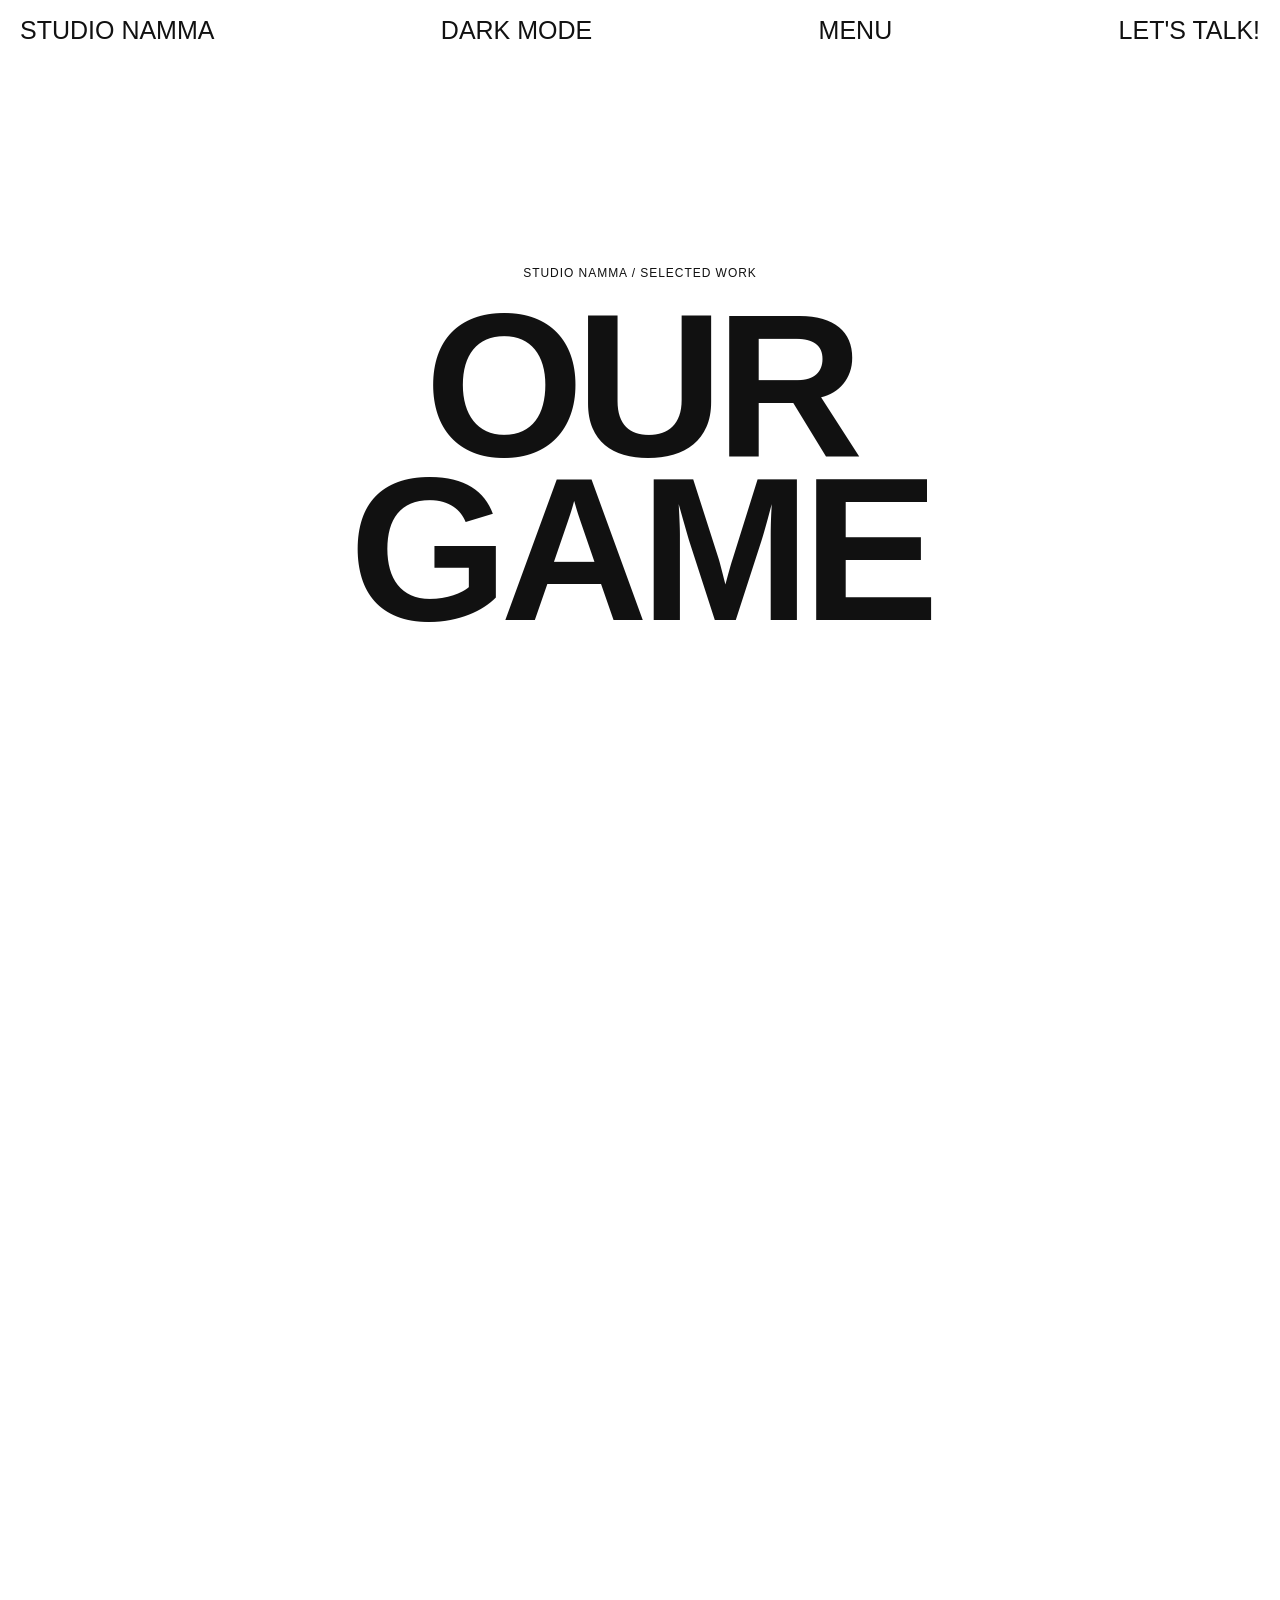
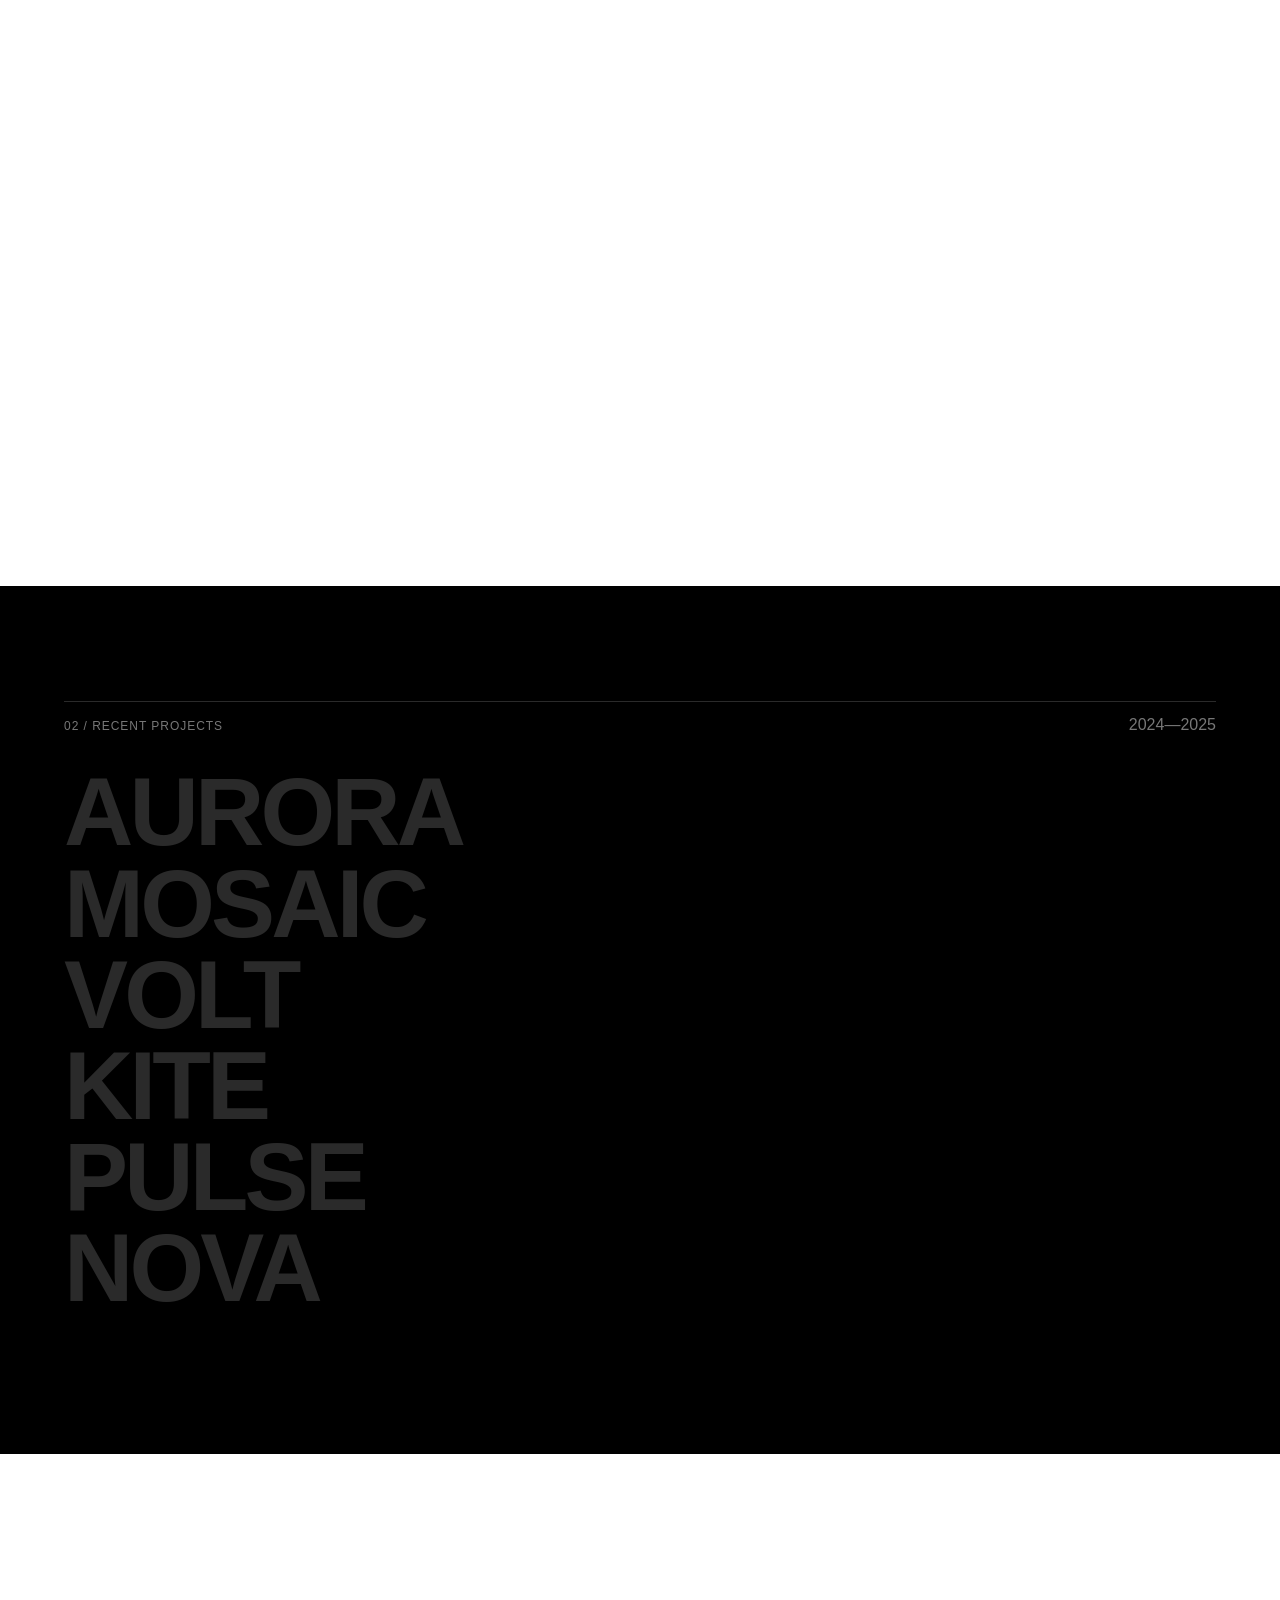
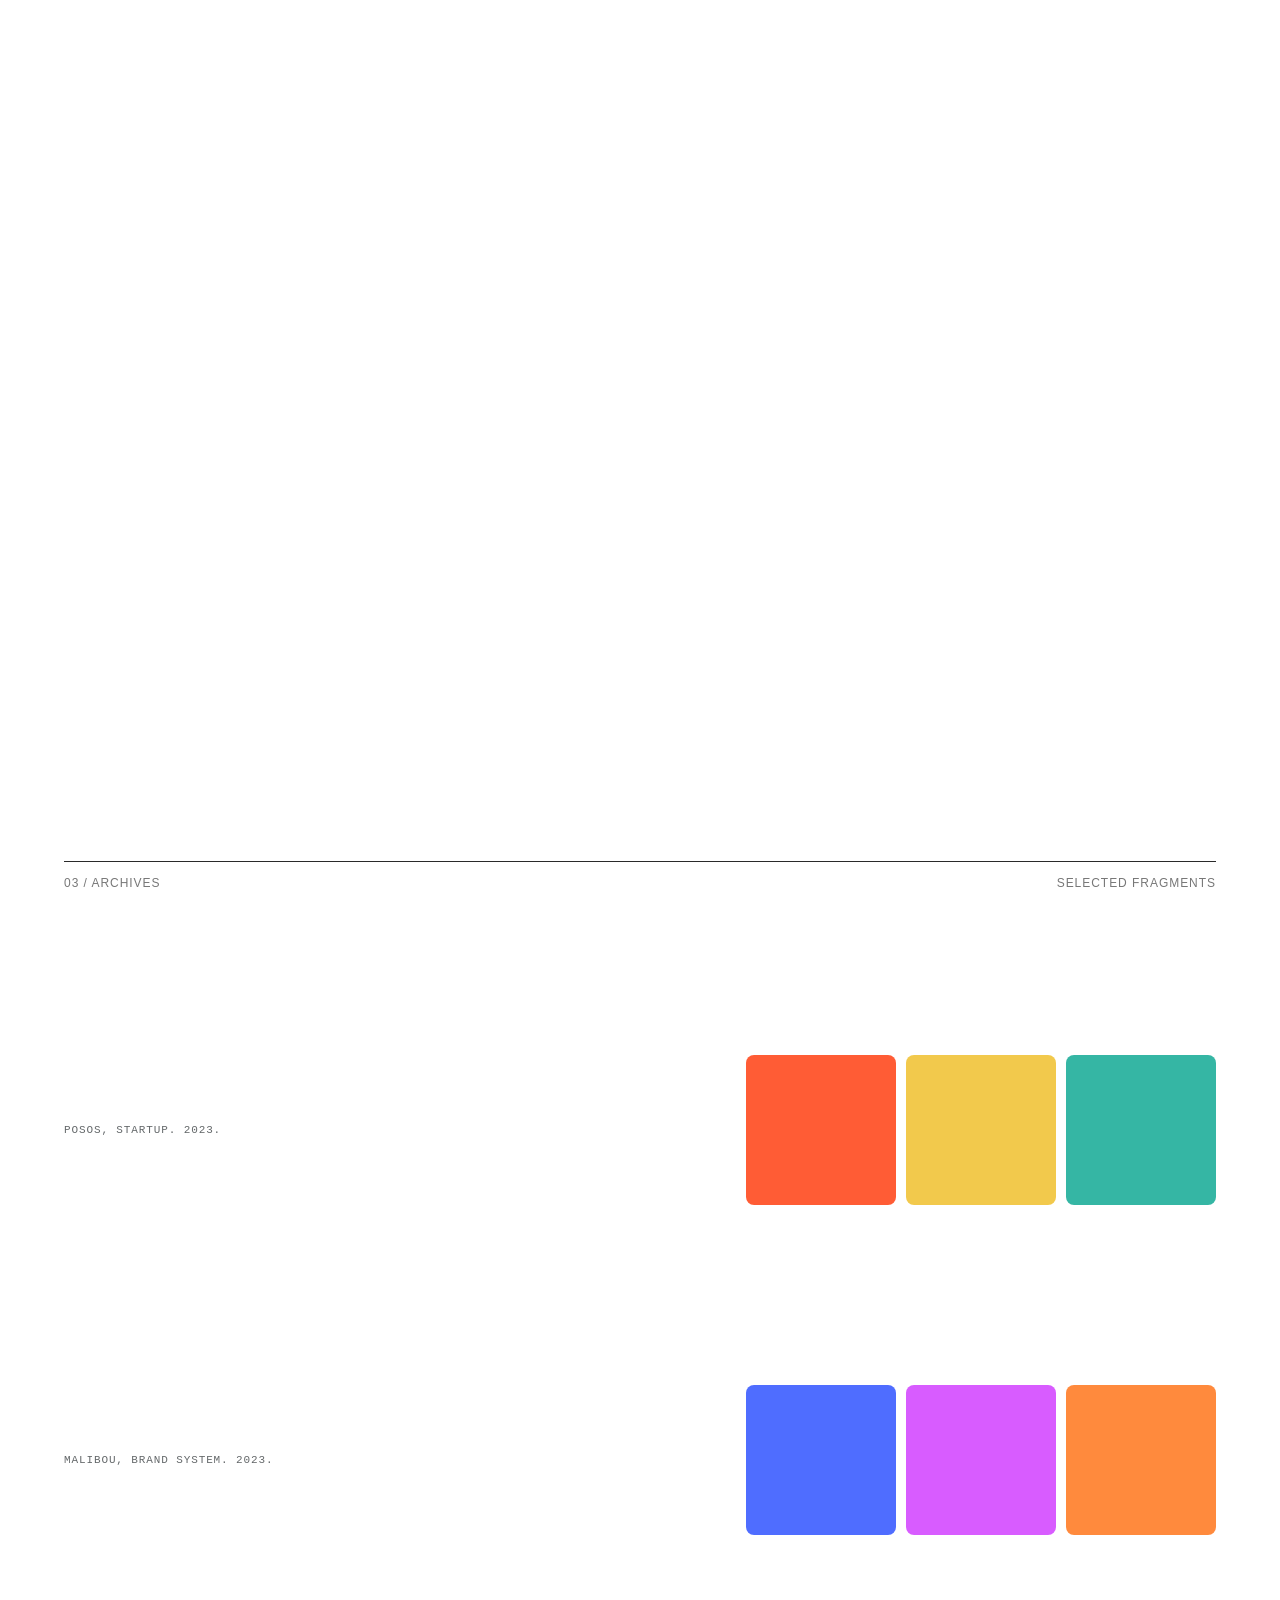
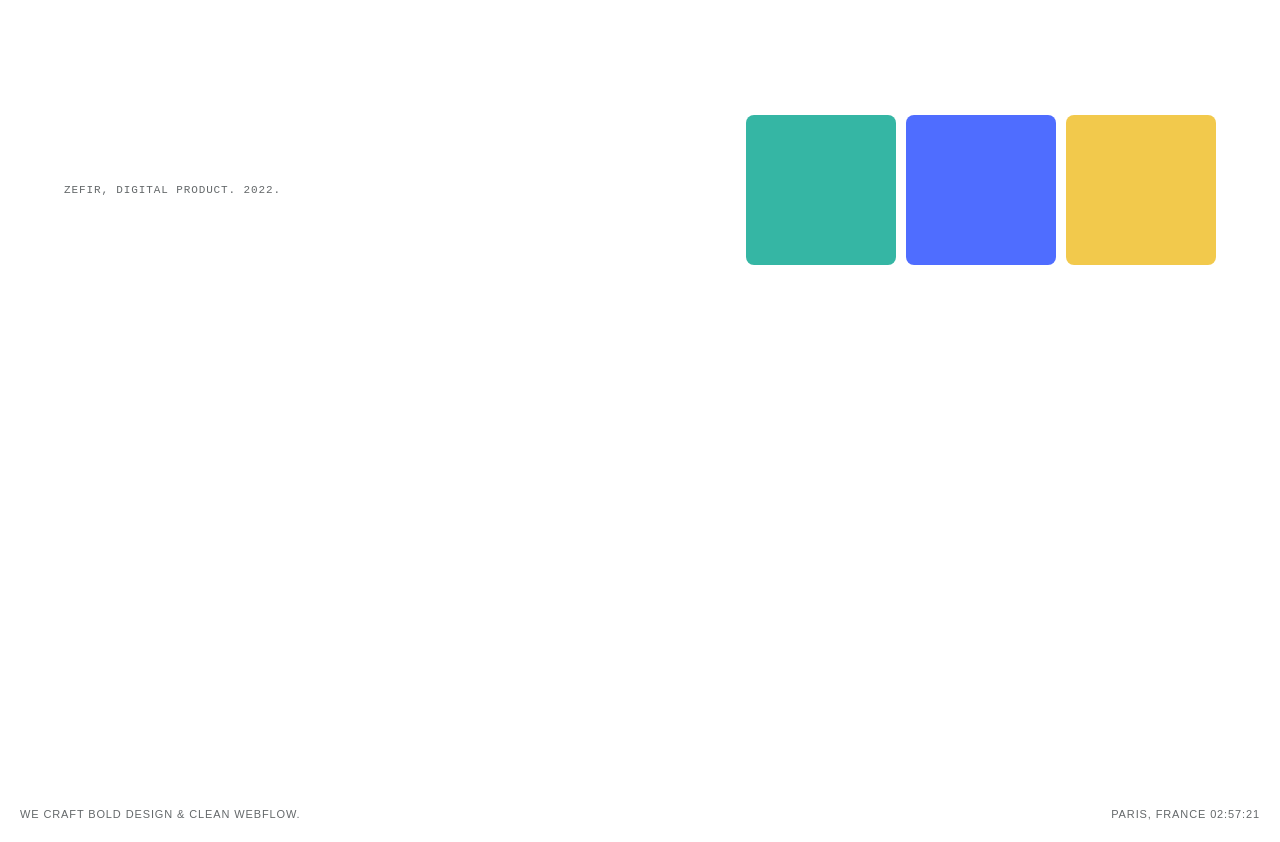
<file: work.html>
<!doctype html>
<html lang="en">
  <head>
    <meta charset="UTF-8" />
    <meta name="viewport" content="width=device-width, initial-scale=1.0" />
    <title>Our Work | Studio Namma</title>
    <link rel="stylesheet" href="./nav.css" />
    <style>
      :root {
        --ink: #111111;
        --paper: rgb(234, 236, 237);
        --line: rgba(17, 17, 17, 0.2);
        --muted: #64686a;
        --lime: #d8f45d;
      }

      body {
        color: var(--ink);
        background: #fff;
        overflow-x: hidden;
      }

      a {
        color: inherit;
        text-decoration: none;
      }

      .content {
        min-height: 100vh;
        display: flex;
        flex-direction: column;
        align-items: center;
        justify-content: center;
        padding: 100px 5vw 60px;
      }

      .hero {
        align-items: center;
        justify-content: center;
        padding-bottom: 8vw;
      }

      .eyebrow,
      .section-label,
      .project-meta,
      footer {
        font-size: 12px;
        letter-spacing: 0.08em;
        text-transform: uppercase;
      }

      .hero h1 {
        max-width: 900px;
        margin-top: 24px;
        font-size: clamp(72px, 16vw, 240px);
        line-height: 0.8;
        letter-spacing: -0.04em;
        text-align: center;
      }

      .animate {
        transform: rotateX(90deg);
        transition: transform 1s ease;
        transform-origin: bottom;
        opacity: 0;
      }

      .animate.show {
        transform: rotateX(0deg);
        opacity: 1;
      }

      .work-section {
        padding: 9vw 5vw;
      }

      .section-heading {
        display: flex;
        justify-content: space-between;
        align-items: baseline;
        border-top: 1px solid var(--line);
        padding-top: 14px;
        margin-bottom: 32px;
      }

      .section-heading h2 {
        font-size: clamp(32px, 5vw, 76px);
        line-height: 0.95;
        letter-spacing: -0.03em;
        font-weight: 900;
      }

      .featured-grid {
        display: grid;
        grid-template-columns: repeat(2, 1fr);
        gap: 18px;
      }

      .project-card {
        position: relative;
        display: block;
        overflow: hidden;
        background: #c5c9ca;
        min-height: 38vw;
      }

      .project-card .color-media,
      .recent-card .color-media {
        width: 100%;
        height: 100%;
        display: block;
        transition: transform 0.8s cubic-bezier(0.2, 0.7, 0.2, 1);
      }

      .recent-card .color-media {
        position: absolute;
        inset: 0;
      }

      .project-card::after,
      .recent-card::after {
        content: "";
        position: absolute;
        inset: 0;
        background: linear-gradient(
          180deg,
          transparent 42%,
          rgba(0, 0, 0, 0.75)
        );
      }

      .project-card:hover .color-media,
      .recent-card:hover .color-media {
        transform: scale(1.06);
      }

      .project-info {
        position: absolute;
        z-index: 1;
        inset: auto 22px 20px;
        color: white;
      }

      .project-info h3 {
        margin: 8px 0 5px;
        font-size: clamp(28px, 4vw, 60px);
        line-height: 0.9;
        letter-spacing: -0.03em;
      }

      .project-info p {
        font-size: 15px;
      }

      .recent-grid {
        display: grid;
        grid-template-columns: repeat(3, 1fr);
        gap: 38px 18px;
      }

      .recent-card {
        display: block;
      }

      .recent-media {
        position: relative;
        overflow: hidden;
        aspect-ratio: 4 / 3;
        background: #c5c9ca;
      }

      .recent-card img {
        position: absolute;
        inset: 0;
      }

      .recent-card h3 {
        margin-top: 13px;
        font-size: 24px;
        line-height: 1;
      }

      .recent-card p {
        margin-top: 7px;
        color: var(--muted);
        font-size: 14px;
      }

      .recent-projects {
        position: relative;
        min-height: 720px;
        padding: 9vw 5vw 11vw;
        overflow: hidden;
        background: #000;
        color: #2a2a2a;
      }

      .recent-projects .section-heading {
        position: relative;
        z-index: 1;
        border-color: #2a2a2a;
        color: #777;
      }

      .project-list {
        position: relative;
        z-index: 1;
        display: flex;
        width: min(72%, 900px);
        flex-direction: column;
        align-items: flex-start;
      }

      .project {
        display: block;
        width: 100%;
        cursor: default;
      }

      .project h2 {
        color: #2a2a2a;
        font-size: clamp(3rem, 8vw, 6rem);
        font-weight: 900;
        line-height: 0.95;
        letter-spacing: -0.04em;
        transition: color 0.3s ease;
      }

      .project.active h2 {
        color: #e5e5e5;
      }

      .project-preview {
        position: absolute;
        top: 220px;
        right: 5vw;
        width: min(330px, 28vw);
        aspect-ratio: 1;
        overflow: hidden;
        border-radius: 12px;
        opacity: 0;
        pointer-events: none;
        transform: translateY(20px);
        transition:
          opacity 0.3s ease,
          transform 0.3s ease;
      }

      .project-preview.visible {
        opacity: 1;
        transform: translateY(0);
      }

      .archives {
        padding: 9vw 5vw 13vw;
        background: #fff;
        color: #111;
      }

      .archives-heading {
        display: flex;
        justify-content: space-between;
        align-items: baseline;
        border-top: 1px solid #2a2a2a;
        padding-top: 14px;
        color: #777;
        font-family: "Courier New", monospace;
        font-size: 12px;
        letter-spacing: 0.08em;
        text-transform: uppercase;
      }

      .archive-row {
        display: flex;
        min-height: 330px;
        align-items: center;
        justify-content: space-between;
        gap: 40px;
        padding: 150px 0 0;
      }

      .archive-caption {
        flex: 0 1 220px;
        color: #64686a;
        font-family: "Courier New", monospace;
        font-size: 11px;
        letter-spacing: 0.08em;
        line-height: 1.5;
        text-transform: uppercase;
      }

      .archive-images {
        display: flex;
        flex: 0 0 auto;
        gap: 10px;
        opacity: 0;
        transform: translateX(100px);
        transition:
          transform 0.8s ease,
          opacity 0.8s ease;
      }

      .archive-row.even .archive-images {
        transform: translateX(-100px);
      }

      .archive-images .color-media {
        width: 150px;
        height: 150px;
        border-radius: 8px;
        opacity: 0;
        object-fit: cover;
        transform: translateX(20px);
        transition:
          transform 0.8s ease,
          opacity 0.8s ease;
      }

      .archive-row.even .archive-images img {
        transform: translateX(-20px);
      }

      .archive-images .color-media:nth-child(1) {
        transition-delay: 0.1s;
      }

      .archive-images .color-media:nth-child(2) {
        transition-delay: 0.2s;
      }

      .archive-images .color-media:nth-child(3) {
        transition-delay: 0.3s;
      }

      .archive-row.show .archive-images {
        opacity: 1;
        transform: translateX(0);
      }

      .archive-row.show .archive-images .color-media {
        opacity: 1;
        transform: translateX(0);
      }

      .brand-outro {
        position: relative;
        width: 100%;
        min-height: 44vh;
        display: flex;
        align-items: center;
        justify-content: center;
        overflow: hidden;
        padding: 50px 20px 92px;
        background: #fff;
        color: #111;
      }

      .wordmark {
        margin: 0;
        font-size: clamp(130px, 18vw, 360px);
        font-weight: 900;
        line-height: 0.8;
        letter-spacing: -0.02em;
        white-space: nowrap;
        transform: translateY(35px);
        transition:
          transform 1s ease,
          opacity 1s ease;
      }

      .wordmark.show {
        transform: translateY(0);
      }

      .outro-bar {
        position: absolute;
        right: 20px;
        bottom: 22px;
        left: 20px;
        display: flex;
        align-items: center;
        justify-content: space-between;
        gap: 20px;
        color: #64686a;
        font-family: "Courier New", monospace;
        font-size: 11px;
        letter-spacing: 0.08em;
        text-transform: uppercase;
      }

      .whatsapp-button {
        position: fixed;
        right: 20px;
        bottom: 20px;
        z-index: 4;
        display: grid;
        width: 58px;
        height: 58px;
        place-items: center;
        color: white;
        background: #1e1ee0;
        border-radius: 50%;
        box-shadow: 0 8px 24px rgba(0, 0, 0, 0.25);
        transition: transform 0.25s ease;
      }

      .whatsapp-button:hover {
        transform: scale(1.1);
      }

      .whatsapp-button svg {
        width: 27px;
        height: 27px;
        fill: currentColor;
      }

      @media (max-width: 760px) {
        .content,
        .work-section {
          padding-left: 20px;
          padding-right: 20px;
        }

        .featured-grid,
        .recent-grid {
          grid-template-columns: 1fr;
        }

        .recent-projects {
          min-height: 0;
          padding: 20vw 20px 24vw;
        }

        .project-list {
          width: 100%;
        }

        .project-preview {
          top: auto;
          right: 20px;
          bottom: 28vw;
          width: 42vw;
        }

        .archives {
          padding: 20vw 20px 24vw;
        }

        .archive-row {
          min-height: 0;
          align-items: flex-start;
          flex-direction: column;
          gap: 28px;
          padding-top: 110px;
        }

        .archive-row.even {
          flex-direction: column-reverse;
        }

        .archive-caption {
          flex-basis: auto;
        }

        .archive-images {
          width: 100%;
          flex-direction: column;
          gap: 10px;
          transform: translateX(35px);
        }

        .archive-row.even .archive-images {
          transform: translateX(-35px);
        }

        .archive-images .color-media {
          width: 100%;
          height: auto;
          aspect-ratio: 1;
          transform: translateX(15px);
        }

        .archive-row.even .archive-images .color-media {
          transform: translateX(-15px);
        }

        .project-card {
          min-height: 82vw;
        }

        .brand-outro {
          min-height: 42vh;
          padding-left: 10px;
          padding-right: 10px;
        }

        .wordmark {
          font-size: 25vw;
        }

        .outro-bar {
          right: 20px;
          bottom: 18px;
          left: 20px;
          align-items: flex-start;
          flex-direction: column;
          gap: 8px;
        }
      }
    </style>
  </head>

  <body>
    <section class="content hero">
      <span class="eyebrow">Studio Namma / Selected work</span>
      <h1 class="animate">OUR<br />GAME</h1>
    </section>

    <main>
      <section class="work-section">
        <div class="section-heading animate">
          <span class="section-label">01 / Featured projects</span>
          <span>Scroll to explore</span>
        </div>
        <div class="featured-grid">
          <a class="project-card animate" href="/work/matera">
            <div class="color-media" style="background: #ff5c35"></div>
          </a>
          <a class="project-card animate" href="/work/silvr">
            <div class="color-media" style="background: #f2c94c"></div>
          </a>
          <a class="project-card animate" href="/work/umbra">
            <div class="color-media" style="background: #35b6a4"></div>
          </a>
          <a class="project-card animate" href="/work/field-notes">
            <div class="color-media" style="background: #4f6dff"></div>
          </a>
        </div>
      </section>

      <section class="recent-projects" aria-labelledby="recent-projects-title">
        <div class="section-heading">
          <span class="section-label" id="recent-projects-title"
            >02 / Recent projects</span
          >
          <span>2024—2025</span>
        </div>
        <div class="project-list">
          <div class="project" data-color="#ff5c35"><h2>AURORA</h2></div>
          <div class="project" data-color="#f2c94c"><h2>MOSAIC</h2></div>
          <div class="project" data-color="#35b6a4"><h2>VOLT</h2></div>
          <div class="project" data-color="#4f6dff"><h2>KITE</h2></div>
          <div class="project" data-color="#d85cff"><h2>PULSE</h2></div>
          <div class="project" data-color="#ff8a3d"><h2>NOVA</h2></div>
        </div>
        <div class="project-preview" aria-hidden="true"></div>
      </section>

      <section class="work-section">
        <div class="section-heading animate">
          <span class="section-label">03 / More projects</span
          ><span>2024—2025</span>
        </div>
        <div class="recent-grid">
          <a class="recent-card animate" href="/work/arc"
            ><div class="recent-media">
              <div class="color-media" style="background: #ff8a3d"></div>
            </div>
          </a>
          <a class="recent-card animate" href="/work/mono"
            ><div class="recent-media">
              <div class="color-media" style="background: #d85cff"></div>
            </div>
          </a>
          <a class="recent-card animate" href="/work/kinfolk"
            ><div class="recent-media">
              <div class="color-media" style="background: #35b6a4"></div>
            </div>
          </a>
          <a class="recent-card animate" href="/work/ora"
            ><div class="recent-media">
              <div class="color-media" style="background: #4f6dff"></div>
            </div>
          </a>
          <a class="recent-card animate" href="/work/sonder"
            ><div class="recent-media">
              <div class="color-media" style="background: #f2c94c"></div>
            </div>
          </a>
          <a class="recent-card animate" href="/work/northstar"
            ><div class="recent-media">
              <div class="color-media" style="background: #ff5c35"></div>
            </div>
          </a>
        </div>
      </section>
    </main>

    <section class="archives" aria-labelledby="archives-title">
      <div class="archives-heading">
        <span id="archives-title">03 / Archives</span>
        <span>Selected fragments</span>
      </div>
      <div class="archive-row odd">
        <p class="archive-caption">POSOS, STARTUP. 2023.</p>
        <div class="archive-images">
          <div class="color-media" style="background: #ff5c35"></div>
          <div class="color-media" style="background: #f2c94c"></div>
          <div class="color-media" style="background: #35b6a4"></div>
        </div>
      </div>
      <div class="archive-row even">
        <p class="archive-caption">MALIBOU, BRAND SYSTEM. 2023.</p>
        <div class="archive-images">
          <div class="color-media" style="background: #4f6dff"></div>
          <div class="color-media" style="background: #d85cff"></div>
          <div class="color-media" style="background: #ff8a3d"></div>
        </div>
      </div>
      <div class="archive-row odd">
        <p class="archive-caption">ZEFIR, DIGITAL PRODUCT. 2022.</p>
        <div class="archive-images">
          <div class="color-media" style="background: #35b6a4"></div>
          <div class="color-media" style="background: #4f6dff"></div>
          <div class="color-media" style="background: #f2c94c"></div>
        </div>
      </div>
    </section>

    <section class="brand-outro" aria-label="Studio Namma outro">
      <h2 class="wordmark animate">NAMMA</h2>
      <div class="outro-bar">
        <span>We craft bold design &amp; clean Webflow.</span>
        <span id="local-time">Paris, France&nbsp;&nbsp;--:--:--</span>
      </div>
    </section>

    <script src="./nav.js"></script>
    <script>
      let animatedElements = document.querySelectorAll(".animate");

      let observer = new IntersectionObserver((entries) => {
        entries.forEach((entry) => {
          if (entry.isIntersecting == true) {
            entry.target.classList.add("show");
          } else {
            entry.target.classList.remove("show");
          }
        });
      });

      animatedElements.forEach((element) => {
        observer.observe(element);
      });

      let projects = document.querySelectorAll(".project");
      let projectPreview = document.querySelector(".project-preview");
      let recentProjects = document.querySelector(".recent-projects");

      projects.forEach((project) => {
        project.addEventListener("mouseenter", (event) => {
          let projectBounds = event.currentTarget.getBoundingClientRect();
          let sectionBounds = recentProjects.getBoundingClientRect();

          projects.forEach((item) => item.classList.remove("active"));
          event.currentTarget.classList.add("active");
          projectPreview.style.backgroundColor =
            event.currentTarget.dataset.color;
          projectPreview.style.top = `${projectBounds.top - sectionBounds.top}px`;
          projectPreview.classList.add("visible");
        });

        project.addEventListener("mouseleave", (event) => {
          event.currentTarget.classList.remove("active");
          projectPreview.classList.remove("visible");
        });
      });

      let archiveRows = document.querySelectorAll(".archive-row");
      let archiveObserver = new IntersectionObserver(
        (entries) => {
          entries.forEach((entry) => {
            if (entry.isIntersecting) {
              entry.target.classList.add("show");
              archiveObserver.unobserve(entry.target);
            }
          });
        },
        { threshold: 0.2 },
      );

      archiveRows.forEach((row) => archiveObserver.observe(row));

      let cities = [
        { name: "Paris, France", zone: "Europe/Paris" },
        { name: "Los Angeles, USA", zone: "America/Los_Angeles" },
        { name: "Barcelona, Spain", zone: "Europe/Madrid" },
        { name: "Hong Kong", zone: "Asia/Hong_Kong" },
      ];
      let cityIndex = 0;
      let localTime = document.querySelector("#local-time");

      function updateTime() {
        let city = cities[cityIndex];
        let time = new Intl.DateTimeFormat("en-GB", {
          timeZone: city.zone,
          hour: "2-digit",
          minute: "2-digit",
          second: "2-digit",
          hour12: false,
        }).format(new Date());
        localTime.innerText = `${city.name}  ${time}`;
      }

      updateTime();
      setInterval(updateTime, 1000);
      setInterval(() => {
        cityIndex = (cityIndex + 1) % cities.length;
        updateTime();
      }, 5000);
    </script>
  </body>
</html>
</file>
<file: nav.css>
:root {
  --page-bg: rgb(234, 236, 237);
  --page-bg-soft: #ffffff;
  --panel: #ffffff;
  --ink: #111111;
  --muted: #5c6166;
  --line: rgba(17, 17, 17, 0.14);
  --navbar-text: #111111;
}

* {
  margin: 0px;
  padding: 0px;
  box-sizing: border-box;
  font-family: 'Franklin Gothic Medium', 'Arial Narrow', Arial, sans-serif;
}

body {
  background-color: var(--page-bg);
  color: var(--ink);
  transition: background-color 0.3s ease, color 0.3s ease;
}

body.dark-mode {
  --page-bg: #0f1115;
  --page-bg-soft: #171b20;
  --panel: #181d22;
  --ink: #f3f4f6;
  --muted: #b4bec8;
  --line: rgba(255, 255, 255, 0.12);
  --navbar-text: #f3f4f6;
  background-color: var(--page-bg);
  color: var(--ink);
}

body.dark-mode .page-shell,
body.dark-mode .hero,
body.dark-mode .intro,
body.dark-mode .services,
body.dark-mode .testimonial,
body.dark-mode .cta-section,
body.dark-mode .brand-outro,
body.dark-mode .site-footer {
  background: var(--page-bg);
  color: var(--ink);
}

#nav {
  display: flex;
  width: 100vw;
  justify-content: space-between;
  height: 60px;
  align-items: center;
  font-size: 25px;
  position: fixed;
  z-index: 2;
  padding: 0px 20px;
  list-style-type: none;
  top: 0px;
  color: var(--navbar-text);
}

#nav > p {
  cursor: pointer;
}

#navMenu {
  position: fixed;
  width: 100vw;
  height: 90vh;
  background-color: var(--panel);
  color: var(--ink);
  list-style-type: none;
  margin: 0px;
  display: grid;
  grid-template-columns: repeat(2, 1fr);
  padding: 20px;
  top: -100%;
  transition-duration: 5s;
  z-index: 1;
}

#navMenu > li {
  font-size: 100px;
  font-weight: 900;
  color: var(--ink);
}

#navMenu.show {
  top: 9%;
}

body.dark-mode .content,
body.dark-mode .page-shell,
body.dark-mode .hero,
body.dark-mode .intro,
body.dark-mode .services,
body.dark-mode .testimonial,
body.dark-mode .cta-section,
body.dark-mode .brand-outro,
body.dark-mode .archives,
body.dark-mode .work-section,
body.dark-mode .recent-projects,
body.dark-mode main {
  background: var(--page-bg);
  color: var(--ink);
}

body.dark-mode .eyebrow,
body.dark-mode .section-label,
body.dark-mode .small-label,
body.dark-mode .footer-meta,
body.dark-mode .outro-bar,
body.dark-mode .site-footer nav,
body.dark-mode .archive-caption,
body.dark-mode .client-tag,
body.dark-mode .intro p,
body.dark-mode .service-card p,
body.dark-mode .testimonial-meta,
body.dark-mode .project p,
body.dark-mode .recent-card p,
body.dark-mode .project-meta,
body.dark-mode .section-heading,
body.dark-mode .section-heading span,
body.dark-mode .archives-heading,
body.dark-mode .brand-outro .outro-bar,
body.dark-mode .page-shell .outro-bar {
  color: var(--muted);
}

body.dark-mode .service-card,
body.dark-mode .service-list,
body.dark-mode .testimonial-shell,
body.dark-mode .cta-shell,
body.dark-mode .site-footer,
body.dark-mode .section-heading,
body.dark-mode .archives-heading,
body.dark-mode .archive-row,
body.dark-mode .project,
body.dark-mode .tool-row {
  border-color: var(--line);
}

body.dark-mode .tag,
body.dark-mode .learn-more,
body.dark-mode .primary-link,
body.dark-mode .mini-video,
body.dark-mode .tool-logo,
body.dark-mode .service-video,
body.dark-mode .recent-card .recent-media,
body.dark-mode .project-card,
body.dark-mode .archive-images .color-media {
  box-shadow: inset 0 0 0 1px var(--line);
}

body.dark-mode .tag {
  background: rgba(255, 255, 255, 0.02);
  color: var(--ink);
}

body.dark-mode .learn-more {
  background: rgba(255, 255, 255, 0.03);
  color: var(--ink);
}

body.dark-mode .primary-link {
  background: #f5f7fa;
  color: #0f1115;
}

body.dark-mode .project h2,
body.dark-mode .hero h1,
body.dark-mode .content h1,
body.dark-mode .service-card h3,
body.dark-mode blockquote,
body.dark-mode .wordmark,
body.dark-mode .cta-shell h2,
body.dark-mode .intro h2,
body.dark-mode .section-heading h2 {
  color: var(--ink);
}

body.dark-mode .project.active h2 {
  color: #ffffff;
}

body.dark-mode .scroll-indicator,
body.dark-mode .scroll-indicator .mouse {
  color: var(--ink);
  border-color: var(--line);
}

body.dark-mode .whatsapp-button {
  box-shadow: 0 12px 30px rgba(0, 0, 0, 0.4);
}

body.dark-mode .project-preview {
  box-shadow: 0 26px 60px rgba(0, 0, 0, 0.35);
}
</file>
